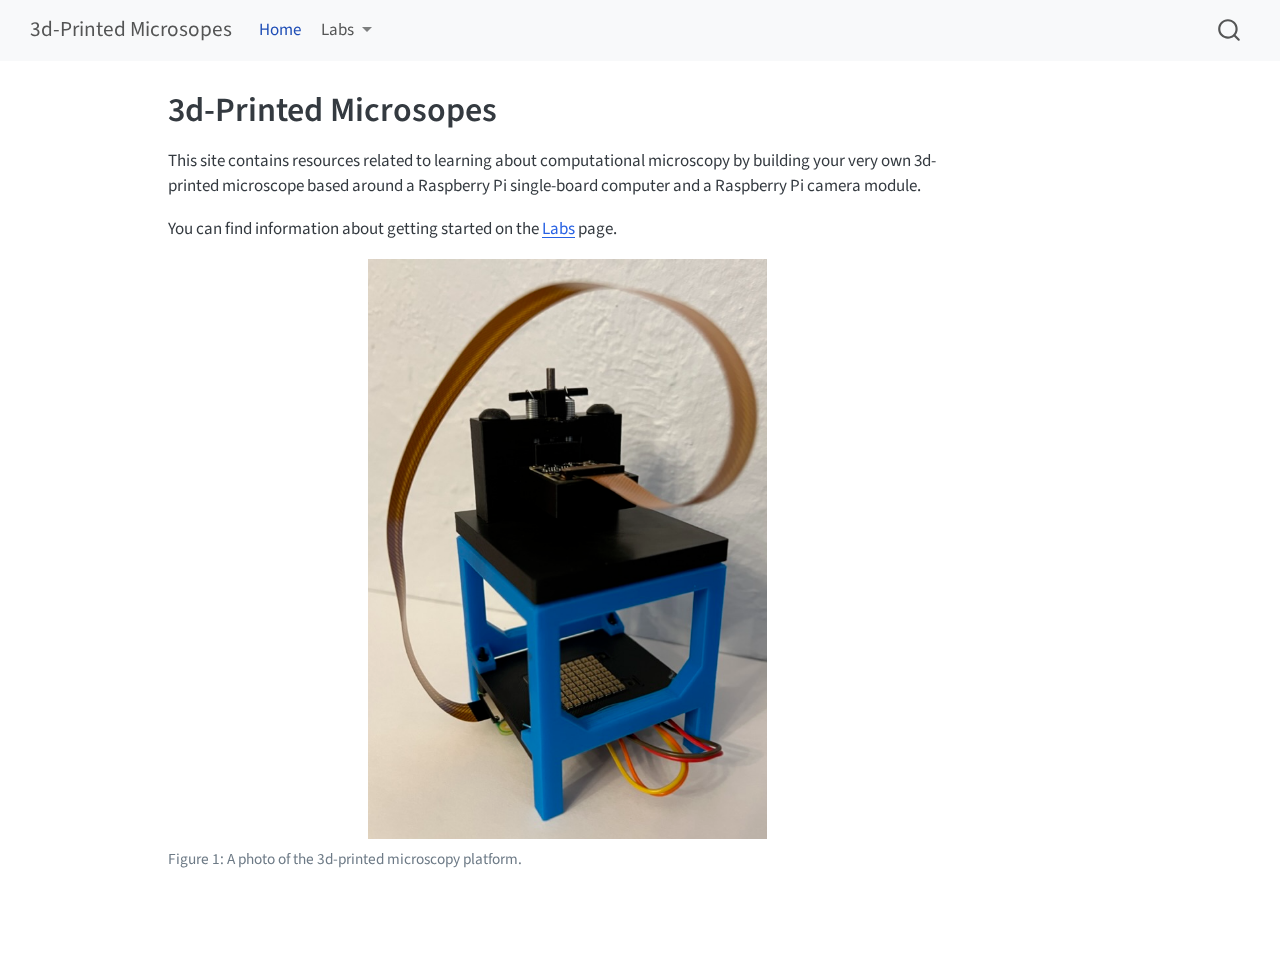
<file: index.html>
<!DOCTYPE html>
<html xmlns="http://www.w3.org/1999/xhtml" lang="en" xml:lang="en"><head>

<meta charset="utf-8">
<meta name="generator" content="quarto-1.5.17">

<meta name="viewport" content="width=device-width, initial-scale=1.0, user-scalable=yes">


<title>3d-Printed Microsopes</title>
<style>
code{white-space: pre-wrap;}
span.smallcaps{font-variant: small-caps;}
div.columns{display: flex; gap: min(4vw, 1.5em);}
div.column{flex: auto; overflow-x: auto;}
div.hanging-indent{margin-left: 1.5em; text-indent: -1.5em;}
ul.task-list{list-style: none;}
ul.task-list li input[type="checkbox"] {
  width: 0.8em;
  margin: 0 0.8em 0.2em -1em; /* quarto-specific, see https://github.com/quarto-dev/quarto-cli/issues/4556 */ 
  vertical-align: middle;
}
</style>


<script src="site_libs/quarto-nav/quarto-nav.js"></script>
<script src="site_libs/quarto-nav/headroom.min.js"></script>
<script src="site_libs/clipboard/clipboard.min.js"></script>
<script src="site_libs/quarto-search/autocomplete.umd.js"></script>
<script src="site_libs/quarto-search/fuse.min.js"></script>
<script src="site_libs/quarto-search/quarto-search.js"></script>
<meta name="quarto:offset" content="./">
<script src="site_libs/quarto-html/quarto.js"></script>
<script src="site_libs/quarto-html/popper.min.js"></script>
<script src="site_libs/quarto-html/tippy.umd.min.js"></script>
<script src="site_libs/quarto-html/anchor.min.js"></script>
<link href="site_libs/quarto-html/tippy.css" rel="stylesheet">
<link href="site_libs/quarto-html/quarto-syntax-highlighting.css" rel="stylesheet" id="quarto-text-highlighting-styles">
<script src="site_libs/bootstrap/bootstrap.min.js"></script>
<link href="site_libs/bootstrap/bootstrap-icons.css" rel="stylesheet">
<link href="site_libs/bootstrap/bootstrap.min.css" rel="stylesheet" id="quarto-bootstrap" data-mode="light">
<script id="quarto-search-options" type="application/json">{
  "location": "navbar",
  "copy-button": false,
  "collapse-after": 3,
  "panel-placement": "end",
  "type": "overlay",
  "limit": 50,
  "keyboard-shortcut": [
    "f",
    "/",
    "s"
  ],
  "show-item-context": false,
  "language": {
    "search-no-results-text": "No results",
    "search-matching-documents-text": "matching documents",
    "search-copy-link-title": "Copy link to search",
    "search-hide-matches-text": "Hide additional matches",
    "search-more-match-text": "more match in this document",
    "search-more-matches-text": "more matches in this document",
    "search-clear-button-title": "Clear",
    "search-text-placeholder": "",
    "search-detached-cancel-button-title": "Cancel",
    "search-submit-button-title": "Submit",
    "search-label": "Search"
  }
}</script>


<link rel="stylesheet" href="styles.css">
</head>

<body class="nav-fixed">

<div id="quarto-search-results"></div>
  <header id="quarto-header" class="headroom fixed-top">
    <nav class="navbar navbar-expand-lg " data-bs-theme="dark">
      <div class="navbar-container container-fluid">
      <div class="navbar-brand-container mx-auto">
    <a class="navbar-brand" href="./index.html">
    <span class="navbar-title">3d-Printed Microsopes</span>
    </a>
  </div>
            <div id="quarto-search" class="" title="Search"></div>
          <button class="navbar-toggler" type="button" data-bs-toggle="collapse" data-bs-target="#navbarCollapse" aria-controls="navbarCollapse" aria-expanded="false" aria-label="Toggle navigation" onclick="if (window.quartoToggleHeadroom) { window.quartoToggleHeadroom(); }">
  <span class="navbar-toggler-icon"></span>
</button>
          <div class="collapse navbar-collapse" id="navbarCollapse">
            <ul class="navbar-nav navbar-nav-scroll me-auto">
  <li class="nav-item">
    <a class="nav-link active" href="./index.html" aria-current="page"> 
<span class="menu-text">Home</span></a>
  </li>  
  <li class="nav-item dropdown ">
    <a class="nav-link dropdown-toggle" href="#" id="nav-menu-labs" role="button" data-bs-toggle="dropdown" aria-expanded="false">
 <span class="menu-text">Labs</span>
    </a>
    <ul class="dropdown-menu" aria-labelledby="nav-menu-labs">    
        <li>
    <a class="dropdown-item" href="./labs/">
 <span class="dropdown-text">Labs Overview</span></a>
  </li>  
        <li>
    <a class="dropdown-item" href="./labs/lab1/">
 <span class="dropdown-text">Lab 1: Hello World</span></a>
  </li>  
        <li>
    <a class="dropdown-item" href="./labs/lab2/">
 <span class="dropdown-text">Lab 2: Intro to Ray Tracing</span></a>
  </li>  
        <li>
    <a class="dropdown-item" href="./labs/lab3/">
 <span class="dropdown-text">Lab 3: 3d-printed Microscope</span></a>
  </li>  
    </ul>
  </li>
</ul>
          </div> <!-- /navcollapse -->
          <div class="quarto-navbar-tools">
</div>
      </div> <!-- /container-fluid -->
    </nav>
</header>
<!-- content -->
<div id="quarto-content" class="quarto-container page-columns page-rows-contents page-layout-article page-navbar">
<!-- sidebar -->
<!-- margin-sidebar -->
    <div id="quarto-margin-sidebar" class="sidebar margin-sidebar zindex-bottom">
        
    </div>
<!-- main -->
<main class="content" id="quarto-document-content">

<header id="title-block-header" class="quarto-title-block default">
<div class="quarto-title">
<h1 class="title">3d-Printed Microsopes</h1>
</div>



<div class="quarto-title-meta">

    
  
    
  </div>
  


</header>


<p>This site contains resources related to learning about computational microscopy by building your very own 3d-printed microscope based around a Raspberry Pi single-board computer and a Raspberry Pi camera module.</p>
<p>You can find information about getting started on the <a href="./labs/">Labs</a> page.</p>
<div id="fig-3d-printed-microscope" class="quarto-figure quarto-figure-center quarto-float anchored">
<figure class="quarto-float quarto-float-fig figure">
<div aria-describedby="fig-3d-printed-microscope-caption-0ceaefa1-69ba-4598-a22c-09a6ac19f8ca">
<img src="images/3d-printed-microscope.png" class="img-fluid figure-img" style="width:50.0%">
</div>
<figcaption class="quarto-float-caption-bottom quarto-float-caption quarto-float-fig" id="fig-3d-printed-microscope-caption-0ceaefa1-69ba-4598-a22c-09a6ac19f8ca">
Figure&nbsp;1: A photo of the 3d-printed microscopy platform.
</figcaption>
</figure>
</div>



</main> <!-- /main -->
<script id="quarto-html-after-body" type="application/javascript">
window.document.addEventListener("DOMContentLoaded", function (event) {
  const toggleBodyColorMode = (bsSheetEl) => {
    const mode = bsSheetEl.getAttribute("data-mode");
    const bodyEl = window.document.querySelector("body");
    if (mode === "dark") {
      bodyEl.classList.add("quarto-dark");
      bodyEl.classList.remove("quarto-light");
    } else {
      bodyEl.classList.add("quarto-light");
      bodyEl.classList.remove("quarto-dark");
    }
  }
  const toggleBodyColorPrimary = () => {
    const bsSheetEl = window.document.querySelector("link#quarto-bootstrap");
    if (bsSheetEl) {
      toggleBodyColorMode(bsSheetEl);
    }
  }
  toggleBodyColorPrimary();  
  const icon = "";
  const anchorJS = new window.AnchorJS();
  anchorJS.options = {
    placement: 'right',
    icon: icon
  };
  anchorJS.add('.anchored');
  const isCodeAnnotation = (el) => {
    for (const clz of el.classList) {
      if (clz.startsWith('code-annotation-')) {                     
        return true;
      }
    }
    return false;
  }
  const clipboard = new window.ClipboardJS('.code-copy-button', {
    text: function(trigger) {
      const codeEl = trigger.previousElementSibling.cloneNode(true);
      for (const childEl of codeEl.children) {
        if (isCodeAnnotation(childEl)) {
          childEl.remove();
        }
      }
      return codeEl.innerText;
    }
  });
  clipboard.on('success', function(e) {
    // button target
    const button = e.trigger;
    // don't keep focus
    button.blur();
    // flash "checked"
    button.classList.add('code-copy-button-checked');
    var currentTitle = button.getAttribute("title");
    button.setAttribute("title", "Copied!");
    let tooltip;
    if (window.bootstrap) {
      button.setAttribute("data-bs-toggle", "tooltip");
      button.setAttribute("data-bs-placement", "left");
      button.setAttribute("data-bs-title", "Copied!");
      tooltip = new bootstrap.Tooltip(button, 
        { trigger: "manual", 
          customClass: "code-copy-button-tooltip",
          offset: [0, -8]});
      tooltip.show();    
    }
    setTimeout(function() {
      if (tooltip) {
        tooltip.hide();
        button.removeAttribute("data-bs-title");
        button.removeAttribute("data-bs-toggle");
        button.removeAttribute("data-bs-placement");
      }
      button.setAttribute("title", currentTitle);
      button.classList.remove('code-copy-button-checked');
    }, 1000);
    // clear code selection
    e.clearSelection();
  });
  function tippyHover(el, contentFn, onTriggerFn, onUntriggerFn) {
    const config = {
      allowHTML: true,
      maxWidth: 500,
      delay: 100,
      arrow: false,
      appendTo: function(el) {
          return el.parentElement;
      },
      interactive: true,
      interactiveBorder: 10,
      theme: 'quarto',
      placement: 'bottom-start',
    };
    if (contentFn) {
      config.content = contentFn;
    }
    if (onTriggerFn) {
      config.onTrigger = onTriggerFn;
    }
    if (onUntriggerFn) {
      config.onUntrigger = onUntriggerFn;
    }
    window.tippy(el, config); 
  }
  const noterefs = window.document.querySelectorAll('a[role="doc-noteref"]');
  for (var i=0; i<noterefs.length; i++) {
    const ref = noterefs[i];
    tippyHover(ref, function() {
      // use id or data attribute instead here
      let href = ref.getAttribute('data-footnote-href') || ref.getAttribute('href');
      try { href = new URL(href).hash; } catch {}
      const id = href.replace(/^#\/?/, "");
      const note = window.document.getElementById(id);
      return note.innerHTML;
    });
  }
  const xrefs = window.document.querySelectorAll('a.quarto-xref');
  const processXRef = (id, note) => {
    // Strip column container classes
    const stripColumnClz = (el) => {
      el.classList.remove("page-full", "page-columns");
      if (el.children) {
        for (const child of el.children) {
          stripColumnClz(child);
        }
      }
    }
    stripColumnClz(note)
    if (id === null || id.startsWith('sec-')) {
      // Special case sections, only their first couple elements
      const container = document.createElement("div");
      if (note.children && note.children.length > 2) {
        container.appendChild(note.children[0].cloneNode(true));
        for (let i = 1; i < note.children.length; i++) {
          const child = note.children[i];
          if (child.tagName === "P" && child.innerText === "") {
            continue;
          } else {
            container.appendChild(child.cloneNode(true));
            break;
          }
        }
        if (window.Quarto?.typesetMath) {
          window.Quarto.typesetMath(container);
        }
        return container.innerHTML
      } else {
        if (window.Quarto?.typesetMath) {
          window.Quarto.typesetMath(note);
        }
        return note.innerHTML;
      }
    } else {
      // Remove any anchor links if they are present
      const anchorLink = note.querySelector('a.anchorjs-link');
      if (anchorLink) {
        anchorLink.remove();
      }
      if (window.Quarto?.typesetMath) {
        window.Quarto.typesetMath(note);
      }
      // TODO in 1.5, we should make sure this works without a callout special case
      if (note.classList.contains("callout")) {
        return note.outerHTML;
      } else {
        return note.innerHTML;
      }
    }
  }
  for (var i=0; i<xrefs.length; i++) {
    const xref = xrefs[i];
    tippyHover(xref, undefined, function(instance) {
      instance.disable();
      let url = xref.getAttribute('href');
      let hash = undefined; 
      if (url.startsWith('#')) {
        hash = url;
      } else {
        try { hash = new URL(url).hash; } catch {}
      }
      if (hash) {
        const id = hash.replace(/^#\/?/, "");
        const note = window.document.getElementById(id);
        if (note !== null) {
          try {
            const html = processXRef(id, note.cloneNode(true));
            instance.setContent(html);
          } finally {
            instance.enable();
            instance.show();
          }
        } else {
          // See if we can fetch this
          fetch(url.split('#')[0])
          .then(res => res.text())
          .then(html => {
            const parser = new DOMParser();
            const htmlDoc = parser.parseFromString(html, "text/html");
            const note = htmlDoc.getElementById(id);
            if (note !== null) {
              const html = processXRef(id, note);
              instance.setContent(html);
            } 
          }).finally(() => {
            instance.enable();
            instance.show();
          });
        }
      } else {
        // See if we can fetch a full url (with no hash to target)
        // This is a special case and we should probably do some content thinning / targeting
        fetch(url)
        .then(res => res.text())
        .then(html => {
          const parser = new DOMParser();
          const htmlDoc = parser.parseFromString(html, "text/html");
          const note = htmlDoc.querySelector('main.content');
          if (note !== null) {
            // This should only happen for chapter cross references
            // (since there is no id in the URL)
            // remove the first header
            if (note.children.length > 0 && note.children[0].tagName === "HEADER") {
              note.children[0].remove();
            }
            const html = processXRef(null, note);
            instance.setContent(html);
          } 
        }).finally(() => {
          instance.enable();
          instance.show();
        });
      }
    }, function(instance) {
    });
  }
      let selectedAnnoteEl;
      const selectorForAnnotation = ( cell, annotation) => {
        let cellAttr = 'data-code-cell="' + cell + '"';
        let lineAttr = 'data-code-annotation="' +  annotation + '"';
        const selector = 'span[' + cellAttr + '][' + lineAttr + ']';
        return selector;
      }
      const selectCodeLines = (annoteEl) => {
        const doc = window.document;
        const targetCell = annoteEl.getAttribute("data-target-cell");
        const targetAnnotation = annoteEl.getAttribute("data-target-annotation");
        const annoteSpan = window.document.querySelector(selectorForAnnotation(targetCell, targetAnnotation));
        const lines = annoteSpan.getAttribute("data-code-lines").split(",");
        const lineIds = lines.map((line) => {
          return targetCell + "-" + line;
        })
        let top = null;
        let height = null;
        let parent = null;
        if (lineIds.length > 0) {
            //compute the position of the single el (top and bottom and make a div)
            const el = window.document.getElementById(lineIds[0]);
            top = el.offsetTop;
            height = el.offsetHeight;
            parent = el.parentElement.parentElement;
          if (lineIds.length > 1) {
            const lastEl = window.document.getElementById(lineIds[lineIds.length - 1]);
            const bottom = lastEl.offsetTop + lastEl.offsetHeight;
            height = bottom - top;
          }
          if (top !== null && height !== null && parent !== null) {
            // cook up a div (if necessary) and position it 
            let div = window.document.getElementById("code-annotation-line-highlight");
            if (div === null) {
              div = window.document.createElement("div");
              div.setAttribute("id", "code-annotation-line-highlight");
              div.style.position = 'absolute';
              parent.appendChild(div);
            }
            div.style.top = top - 2 + "px";
            div.style.height = height + 4 + "px";
            div.style.left = 0;
            let gutterDiv = window.document.getElementById("code-annotation-line-highlight-gutter");
            if (gutterDiv === null) {
              gutterDiv = window.document.createElement("div");
              gutterDiv.setAttribute("id", "code-annotation-line-highlight-gutter");
              gutterDiv.style.position = 'absolute';
              const codeCell = window.document.getElementById(targetCell);
              const gutter = codeCell.querySelector('.code-annotation-gutter');
              gutter.appendChild(gutterDiv);
            }
            gutterDiv.style.top = top - 2 + "px";
            gutterDiv.style.height = height + 4 + "px";
          }
          selectedAnnoteEl = annoteEl;
        }
      };
      const unselectCodeLines = () => {
        const elementsIds = ["code-annotation-line-highlight", "code-annotation-line-highlight-gutter"];
        elementsIds.forEach((elId) => {
          const div = window.document.getElementById(elId);
          if (div) {
            div.remove();
          }
        });
        selectedAnnoteEl = undefined;
      };
        // Handle positioning of the toggle
    window.addEventListener(
      "resize",
      throttle(() => {
        elRect = undefined;
        if (selectedAnnoteEl) {
          selectCodeLines(selectedAnnoteEl);
        }
      }, 10)
    );
    function throttle(fn, ms) {
    let throttle = false;
    let timer;
      return (...args) => {
        if(!throttle) { // first call gets through
            fn.apply(this, args);
            throttle = true;
        } else { // all the others get throttled
            if(timer) clearTimeout(timer); // cancel #2
            timer = setTimeout(() => {
              fn.apply(this, args);
              timer = throttle = false;
            }, ms);
        }
      };
    }
      // Attach click handler to the DT
      const annoteDls = window.document.querySelectorAll('dt[data-target-cell]');
      for (const annoteDlNode of annoteDls) {
        annoteDlNode.addEventListener('click', (event) => {
          const clickedEl = event.target;
          if (clickedEl !== selectedAnnoteEl) {
            unselectCodeLines();
            const activeEl = window.document.querySelector('dt[data-target-cell].code-annotation-active');
            if (activeEl) {
              activeEl.classList.remove('code-annotation-active');
            }
            selectCodeLines(clickedEl);
            clickedEl.classList.add('code-annotation-active');
          } else {
            // Unselect the line
            unselectCodeLines();
            clickedEl.classList.remove('code-annotation-active');
          }
        });
      }
  const findCites = (el) => {
    const parentEl = el.parentElement;
    if (parentEl) {
      const cites = parentEl.dataset.cites;
      if (cites) {
        return {
          el,
          cites: cites.split(' ')
        };
      } else {
        return findCites(el.parentElement)
      }
    } else {
      return undefined;
    }
  };
  var bibliorefs = window.document.querySelectorAll('a[role="doc-biblioref"]');
  for (var i=0; i<bibliorefs.length; i++) {
    const ref = bibliorefs[i];
    const citeInfo = findCites(ref);
    if (citeInfo) {
      tippyHover(citeInfo.el, function() {
        var popup = window.document.createElement('div');
        citeInfo.cites.forEach(function(cite) {
          var citeDiv = window.document.createElement('div');
          citeDiv.classList.add('hanging-indent');
          citeDiv.classList.add('csl-entry');
          var biblioDiv = window.document.getElementById('ref-' + cite);
          if (biblioDiv) {
            citeDiv.innerHTML = biblioDiv.innerHTML;
          }
          popup.appendChild(citeDiv);
        });
        return popup.innerHTML;
      });
    }
  }
});
</script>
</div> <!-- /content -->




</body></html>
</file>
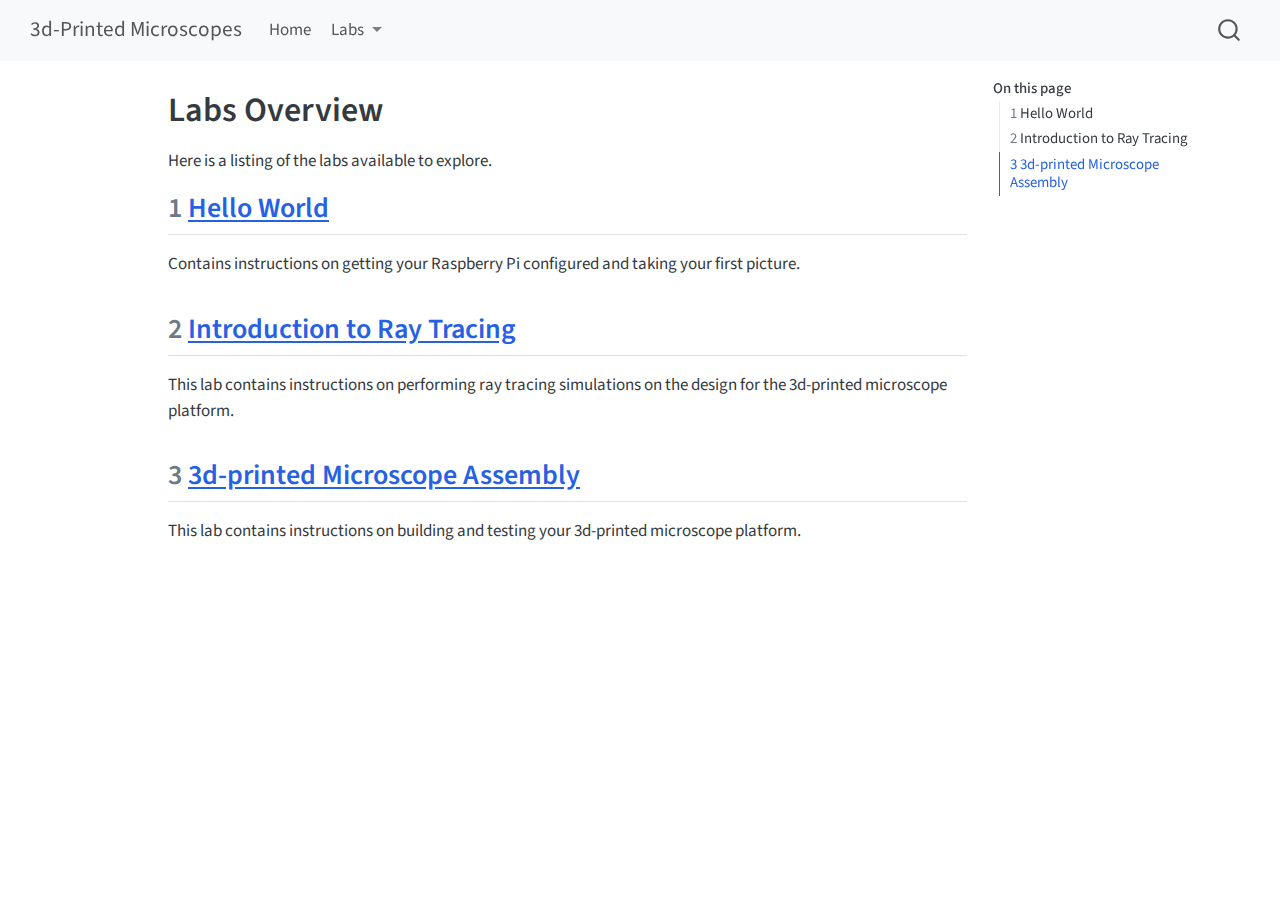
<file: labs/index.html>
<!DOCTYPE html>
<html xmlns="http://www.w3.org/1999/xhtml" lang="en" xml:lang="en"><head>

<meta charset="utf-8">
<meta name="generator" content="quarto-1.5.17">

<meta name="viewport" content="width=device-width, initial-scale=1.0, user-scalable=yes">


<title>3d-Printed Microscopes – Labs Overview</title>
<style>
code{white-space: pre-wrap;}
span.smallcaps{font-variant: small-caps;}
div.columns{display: flex; gap: min(4vw, 1.5em);}
div.column{flex: auto; overflow-x: auto;}
div.hanging-indent{margin-left: 1.5em; text-indent: -1.5em;}
ul.task-list{list-style: none;}
ul.task-list li input[type="checkbox"] {
  width: 0.8em;
  margin: 0 0.8em 0.2em -1em; /* quarto-specific, see https://github.com/quarto-dev/quarto-cli/issues/4556 */ 
  vertical-align: middle;
}
</style>


<script src="../site_libs/quarto-nav/quarto-nav.js"></script>
<script src="../site_libs/quarto-nav/headroom.min.js"></script>
<script src="../site_libs/clipboard/clipboard.min.js"></script>
<script src="../site_libs/quarto-search/autocomplete.umd.js"></script>
<script src="../site_libs/quarto-search/fuse.min.js"></script>
<script src="../site_libs/quarto-search/quarto-search.js"></script>
<meta name="quarto:offset" content="../">
<script src="../site_libs/quarto-html/quarto.js"></script>
<script src="../site_libs/quarto-html/popper.min.js"></script>
<script src="../site_libs/quarto-html/tippy.umd.min.js"></script>
<script src="../site_libs/quarto-html/anchor.min.js"></script>
<link href="../site_libs/quarto-html/tippy.css" rel="stylesheet">
<link href="../site_libs/quarto-html/quarto-syntax-highlighting.css" rel="stylesheet" id="quarto-text-highlighting-styles">
<script src="../site_libs/bootstrap/bootstrap.min.js"></script>
<link href="../site_libs/bootstrap/bootstrap-icons.css" rel="stylesheet">
<link href="../site_libs/bootstrap/bootstrap.min.css" rel="stylesheet" id="quarto-bootstrap" data-mode="light">
<script id="quarto-search-options" type="application/json">{
  "location": "navbar",
  "copy-button": false,
  "collapse-after": 3,
  "panel-placement": "end",
  "type": "overlay",
  "limit": 50,
  "keyboard-shortcut": [
    "f",
    "/",
    "s"
  ],
  "show-item-context": false,
  "language": {
    "search-no-results-text": "No results",
    "search-matching-documents-text": "matching documents",
    "search-copy-link-title": "Copy link to search",
    "search-hide-matches-text": "Hide additional matches",
    "search-more-match-text": "more match in this document",
    "search-more-matches-text": "more matches in this document",
    "search-clear-button-title": "Clear",
    "search-text-placeholder": "",
    "search-detached-cancel-button-title": "Cancel",
    "search-submit-button-title": "Submit",
    "search-label": "Search"
  }
}</script>


<link rel="stylesheet" href="../styles.css">
</head>

<body class="nav-fixed">

<div id="quarto-search-results"></div>
  <header id="quarto-header" class="headroom fixed-top">
    <nav class="navbar navbar-expand-lg " data-bs-theme="dark">
      <div class="navbar-container container-fluid">
      <div class="navbar-brand-container mx-auto">
    <a class="navbar-brand" href="../index.html">
    <span class="navbar-title">3d-Printed Microscopes</span>
    </a>
  </div>
            <div id="quarto-search" class="" title="Search"></div>
          <button class="navbar-toggler" type="button" data-bs-toggle="collapse" data-bs-target="#navbarCollapse" aria-controls="navbarCollapse" aria-expanded="false" aria-label="Toggle navigation" onclick="if (window.quartoToggleHeadroom) { window.quartoToggleHeadroom(); }">
  <span class="navbar-toggler-icon"></span>
</button>
          <div class="collapse navbar-collapse" id="navbarCollapse">
            <ul class="navbar-nav navbar-nav-scroll me-auto">
  <li class="nav-item">
    <a class="nav-link" href="../index.html"> 
<span class="menu-text">Home</span></a>
  </li>  
  <li class="nav-item dropdown ">
    <a class="nav-link dropdown-toggle" href="#" id="nav-menu-labs" role="button" data-bs-toggle="dropdown" aria-expanded="false">
 <span class="menu-text">Labs</span>
    </a>
    <ul class="dropdown-menu" aria-labelledby="nav-menu-labs">    
        <li>
    <a class="dropdown-item" href="../labs/">
 <span class="dropdown-text">Labs Overview</span></a>
  </li>  
        <li>
    <a class="dropdown-item" href="../labs/lab1/">
 <span class="dropdown-text">Lab 1: Hello World</span></a>
  </li>  
        <li>
    <a class="dropdown-item" href="../labs/lab2/">
 <span class="dropdown-text">Lab 2: Intro to Ray Tracing</span></a>
  </li>  
        <li>
    <a class="dropdown-item" href="../labs/lab3/">
 <span class="dropdown-text">Lab 3: 3d-printed Microscope</span></a>
  </li>  
    </ul>
  </li>
</ul>
          </div> <!-- /navcollapse -->
          <div class="quarto-navbar-tools">
</div>
      </div> <!-- /container-fluid -->
    </nav>
</header>
<!-- content -->
<div id="quarto-content" class="quarto-container page-columns page-rows-contents page-layout-article page-navbar">
<!-- sidebar -->
<!-- margin-sidebar -->
    <div id="quarto-margin-sidebar" class="sidebar margin-sidebar">
        <nav id="TOC" role="doc-toc" class="toc-active">
    <h2 id="toc-title">On this page</h2>
   
  <ul>
  <li><a href="#hello-world" id="toc-hello-world" class="nav-link active" data-scroll-target="#hello-world"><span class="header-section-number">1</span> Hello World</a></li>
  <li><a href="#introduction-to-ray-tracing" id="toc-introduction-to-ray-tracing" class="nav-link" data-scroll-target="#introduction-to-ray-tracing"><span class="header-section-number">2</span> Introduction to Ray Tracing</a></li>
  <li><a href="#d-printed-microscope-assembly" id="toc-d-printed-microscope-assembly" class="nav-link" data-scroll-target="#d-printed-microscope-assembly"><span class="header-section-number">3</span> 3d-printed Microscope Assembly</a></li>
  </ul>
</nav>
    </div>
<!-- main -->
<main class="content" id="quarto-document-content">

<header id="title-block-header" class="quarto-title-block default">
<div class="quarto-title">
<h1 class="title">Labs Overview</h1>
</div>



<div class="quarto-title-meta">

    
  
    
  </div>
  


</header>


<p>Here is a listing of the labs available to explore.</p>
<section id="hello-world" class="level2" data-number="1">
<h2 data-number="1" class="anchored" data-anchor-id="hello-world"><span class="header-section-number">1</span> <a href="./lab1/">Hello World</a></h2>
<p>Contains instructions on getting your Raspberry Pi configured and taking your first picture.</p>
</section>
<section id="introduction-to-ray-tracing" class="level2" data-number="2">
<h2 data-number="2" class="anchored" data-anchor-id="introduction-to-ray-tracing"><span class="header-section-number">2</span> <a href="./lab2/">Introduction to Ray Tracing</a></h2>
<p>This lab contains instructions on performing ray tracing simulations on the design for the 3d-printed microscope platform.</p>
</section>
<section id="d-printed-microscope-assembly" class="level2" data-number="3">
<h2 data-number="3" class="anchored" data-anchor-id="d-printed-microscope-assembly"><span class="header-section-number">3</span> <a href="./lab3/">3d-printed Microscope Assembly</a></h2>
<p>This lab contains instructions on building and testing your 3d-printed microscope platform.</p>


</section>

</main> <!-- /main -->
<script id="quarto-html-after-body" type="application/javascript">
window.document.addEventListener("DOMContentLoaded", function (event) {
  const toggleBodyColorMode = (bsSheetEl) => {
    const mode = bsSheetEl.getAttribute("data-mode");
    const bodyEl = window.document.querySelector("body");
    if (mode === "dark") {
      bodyEl.classList.add("quarto-dark");
      bodyEl.classList.remove("quarto-light");
    } else {
      bodyEl.classList.add("quarto-light");
      bodyEl.classList.remove("quarto-dark");
    }
  }
  const toggleBodyColorPrimary = () => {
    const bsSheetEl = window.document.querySelector("link#quarto-bootstrap");
    if (bsSheetEl) {
      toggleBodyColorMode(bsSheetEl);
    }
  }
  toggleBodyColorPrimary();  
  const icon = "";
  const anchorJS = new window.AnchorJS();
  anchorJS.options = {
    placement: 'right',
    icon: icon
  };
  anchorJS.add('.anchored');
  const isCodeAnnotation = (el) => {
    for (const clz of el.classList) {
      if (clz.startsWith('code-annotation-')) {                     
        return true;
      }
    }
    return false;
  }
  const clipboard = new window.ClipboardJS('.code-copy-button', {
    text: function(trigger) {
      const codeEl = trigger.previousElementSibling.cloneNode(true);
      for (const childEl of codeEl.children) {
        if (isCodeAnnotation(childEl)) {
          childEl.remove();
        }
      }
      return codeEl.innerText;
    }
  });
  clipboard.on('success', function(e) {
    // button target
    const button = e.trigger;
    // don't keep focus
    button.blur();
    // flash "checked"
    button.classList.add('code-copy-button-checked');
    var currentTitle = button.getAttribute("title");
    button.setAttribute("title", "Copied!");
    let tooltip;
    if (window.bootstrap) {
      button.setAttribute("data-bs-toggle", "tooltip");
      button.setAttribute("data-bs-placement", "left");
      button.setAttribute("data-bs-title", "Copied!");
      tooltip = new bootstrap.Tooltip(button, 
        { trigger: "manual", 
          customClass: "code-copy-button-tooltip",
          offset: [0, -8]});
      tooltip.show();    
    }
    setTimeout(function() {
      if (tooltip) {
        tooltip.hide();
        button.removeAttribute("data-bs-title");
        button.removeAttribute("data-bs-toggle");
        button.removeAttribute("data-bs-placement");
      }
      button.setAttribute("title", currentTitle);
      button.classList.remove('code-copy-button-checked');
    }, 1000);
    // clear code selection
    e.clearSelection();
  });
  function tippyHover(el, contentFn, onTriggerFn, onUntriggerFn) {
    const config = {
      allowHTML: true,
      maxWidth: 500,
      delay: 100,
      arrow: false,
      appendTo: function(el) {
          return el.parentElement;
      },
      interactive: true,
      interactiveBorder: 10,
      theme: 'quarto',
      placement: 'bottom-start',
    };
    if (contentFn) {
      config.content = contentFn;
    }
    if (onTriggerFn) {
      config.onTrigger = onTriggerFn;
    }
    if (onUntriggerFn) {
      config.onUntrigger = onUntriggerFn;
    }
    window.tippy(el, config); 
  }
  const noterefs = window.document.querySelectorAll('a[role="doc-noteref"]');
  for (var i=0; i<noterefs.length; i++) {
    const ref = noterefs[i];
    tippyHover(ref, function() {
      // use id or data attribute instead here
      let href = ref.getAttribute('data-footnote-href') || ref.getAttribute('href');
      try { href = new URL(href).hash; } catch {}
      const id = href.replace(/^#\/?/, "");
      const note = window.document.getElementById(id);
      return note.innerHTML;
    });
  }
  const xrefs = window.document.querySelectorAll('a.quarto-xref');
  const processXRef = (id, note) => {
    // Strip column container classes
    const stripColumnClz = (el) => {
      el.classList.remove("page-full", "page-columns");
      if (el.children) {
        for (const child of el.children) {
          stripColumnClz(child);
        }
      }
    }
    stripColumnClz(note)
    if (id === null || id.startsWith('sec-')) {
      // Special case sections, only their first couple elements
      const container = document.createElement("div");
      if (note.children && note.children.length > 2) {
        container.appendChild(note.children[0].cloneNode(true));
        for (let i = 1; i < note.children.length; i++) {
          const child = note.children[i];
          if (child.tagName === "P" && child.innerText === "") {
            continue;
          } else {
            container.appendChild(child.cloneNode(true));
            break;
          }
        }
        if (window.Quarto?.typesetMath) {
          window.Quarto.typesetMath(container);
        }
        return container.innerHTML
      } else {
        if (window.Quarto?.typesetMath) {
          window.Quarto.typesetMath(note);
        }
        return note.innerHTML;
      }
    } else {
      // Remove any anchor links if they are present
      const anchorLink = note.querySelector('a.anchorjs-link');
      if (anchorLink) {
        anchorLink.remove();
      }
      if (window.Quarto?.typesetMath) {
        window.Quarto.typesetMath(note);
      }
      // TODO in 1.5, we should make sure this works without a callout special case
      if (note.classList.contains("callout")) {
        return note.outerHTML;
      } else {
        return note.innerHTML;
      }
    }
  }
  for (var i=0; i<xrefs.length; i++) {
    const xref = xrefs[i];
    tippyHover(xref, undefined, function(instance) {
      instance.disable();
      let url = xref.getAttribute('href');
      let hash = undefined; 
      if (url.startsWith('#')) {
        hash = url;
      } else {
        try { hash = new URL(url).hash; } catch {}
      }
      if (hash) {
        const id = hash.replace(/^#\/?/, "");
        const note = window.document.getElementById(id);
        if (note !== null) {
          try {
            const html = processXRef(id, note.cloneNode(true));
            instance.setContent(html);
          } finally {
            instance.enable();
            instance.show();
          }
        } else {
          // See if we can fetch this
          fetch(url.split('#')[0])
          .then(res => res.text())
          .then(html => {
            const parser = new DOMParser();
            const htmlDoc = parser.parseFromString(html, "text/html");
            const note = htmlDoc.getElementById(id);
            if (note !== null) {
              const html = processXRef(id, note);
              instance.setContent(html);
            } 
          }).finally(() => {
            instance.enable();
            instance.show();
          });
        }
      } else {
        // See if we can fetch a full url (with no hash to target)
        // This is a special case and we should probably do some content thinning / targeting
        fetch(url)
        .then(res => res.text())
        .then(html => {
          const parser = new DOMParser();
          const htmlDoc = parser.parseFromString(html, "text/html");
          const note = htmlDoc.querySelector('main.content');
          if (note !== null) {
            // This should only happen for chapter cross references
            // (since there is no id in the URL)
            // remove the first header
            if (note.children.length > 0 && note.children[0].tagName === "HEADER") {
              note.children[0].remove();
            }
            const html = processXRef(null, note);
            instance.setContent(html);
          } 
        }).finally(() => {
          instance.enable();
          instance.show();
        });
      }
    }, function(instance) {
    });
  }
      let selectedAnnoteEl;
      const selectorForAnnotation = ( cell, annotation) => {
        let cellAttr = 'data-code-cell="' + cell + '"';
        let lineAttr = 'data-code-annotation="' +  annotation + '"';
        const selector = 'span[' + cellAttr + '][' + lineAttr + ']';
        return selector;
      }
      const selectCodeLines = (annoteEl) => {
        const doc = window.document;
        const targetCell = annoteEl.getAttribute("data-target-cell");
        const targetAnnotation = annoteEl.getAttribute("data-target-annotation");
        const annoteSpan = window.document.querySelector(selectorForAnnotation(targetCell, targetAnnotation));
        const lines = annoteSpan.getAttribute("data-code-lines").split(",");
        const lineIds = lines.map((line) => {
          return targetCell + "-" + line;
        })
        let top = null;
        let height = null;
        let parent = null;
        if (lineIds.length > 0) {
            //compute the position of the single el (top and bottom and make a div)
            const el = window.document.getElementById(lineIds[0]);
            top = el.offsetTop;
            height = el.offsetHeight;
            parent = el.parentElement.parentElement;
          if (lineIds.length > 1) {
            const lastEl = window.document.getElementById(lineIds[lineIds.length - 1]);
            const bottom = lastEl.offsetTop + lastEl.offsetHeight;
            height = bottom - top;
          }
          if (top !== null && height !== null && parent !== null) {
            // cook up a div (if necessary) and position it 
            let div = window.document.getElementById("code-annotation-line-highlight");
            if (div === null) {
              div = window.document.createElement("div");
              div.setAttribute("id", "code-annotation-line-highlight");
              div.style.position = 'absolute';
              parent.appendChild(div);
            }
            div.style.top = top - 2 + "px";
            div.style.height = height + 4 + "px";
            div.style.left = 0;
            let gutterDiv = window.document.getElementById("code-annotation-line-highlight-gutter");
            if (gutterDiv === null) {
              gutterDiv = window.document.createElement("div");
              gutterDiv.setAttribute("id", "code-annotation-line-highlight-gutter");
              gutterDiv.style.position = 'absolute';
              const codeCell = window.document.getElementById(targetCell);
              const gutter = codeCell.querySelector('.code-annotation-gutter');
              gutter.appendChild(gutterDiv);
            }
            gutterDiv.style.top = top - 2 + "px";
            gutterDiv.style.height = height + 4 + "px";
          }
          selectedAnnoteEl = annoteEl;
        }
      };
      const unselectCodeLines = () => {
        const elementsIds = ["code-annotation-line-highlight", "code-annotation-line-highlight-gutter"];
        elementsIds.forEach((elId) => {
          const div = window.document.getElementById(elId);
          if (div) {
            div.remove();
          }
        });
        selectedAnnoteEl = undefined;
      };
        // Handle positioning of the toggle
    window.addEventListener(
      "resize",
      throttle(() => {
        elRect = undefined;
        if (selectedAnnoteEl) {
          selectCodeLines(selectedAnnoteEl);
        }
      }, 10)
    );
    function throttle(fn, ms) {
    let throttle = false;
    let timer;
      return (...args) => {
        if(!throttle) { // first call gets through
            fn.apply(this, args);
            throttle = true;
        } else { // all the others get throttled
            if(timer) clearTimeout(timer); // cancel #2
            timer = setTimeout(() => {
              fn.apply(this, args);
              timer = throttle = false;
            }, ms);
        }
      };
    }
      // Attach click handler to the DT
      const annoteDls = window.document.querySelectorAll('dt[data-target-cell]');
      for (const annoteDlNode of annoteDls) {
        annoteDlNode.addEventListener('click', (event) => {
          const clickedEl = event.target;
          if (clickedEl !== selectedAnnoteEl) {
            unselectCodeLines();
            const activeEl = window.document.querySelector('dt[data-target-cell].code-annotation-active');
            if (activeEl) {
              activeEl.classList.remove('code-annotation-active');
            }
            selectCodeLines(clickedEl);
            clickedEl.classList.add('code-annotation-active');
          } else {
            // Unselect the line
            unselectCodeLines();
            clickedEl.classList.remove('code-annotation-active');
          }
        });
      }
  const findCites = (el) => {
    const parentEl = el.parentElement;
    if (parentEl) {
      const cites = parentEl.dataset.cites;
      if (cites) {
        return {
          el,
          cites: cites.split(' ')
        };
      } else {
        return findCites(el.parentElement)
      }
    } else {
      return undefined;
    }
  };
  var bibliorefs = window.document.querySelectorAll('a[role="doc-biblioref"]');
  for (var i=0; i<bibliorefs.length; i++) {
    const ref = bibliorefs[i];
    const citeInfo = findCites(ref);
    if (citeInfo) {
      tippyHover(citeInfo.el, function() {
        var popup = window.document.createElement('div');
        citeInfo.cites.forEach(function(cite) {
          var citeDiv = window.document.createElement('div');
          citeDiv.classList.add('hanging-indent');
          citeDiv.classList.add('csl-entry');
          var biblioDiv = window.document.getElementById('ref-' + cite);
          if (biblioDiv) {
            citeDiv.innerHTML = biblioDiv.innerHTML;
          }
          popup.appendChild(citeDiv);
        });
        return popup.innerHTML;
      });
    }
  }
});
</script>
</div> <!-- /content -->




</body></html>
</file>
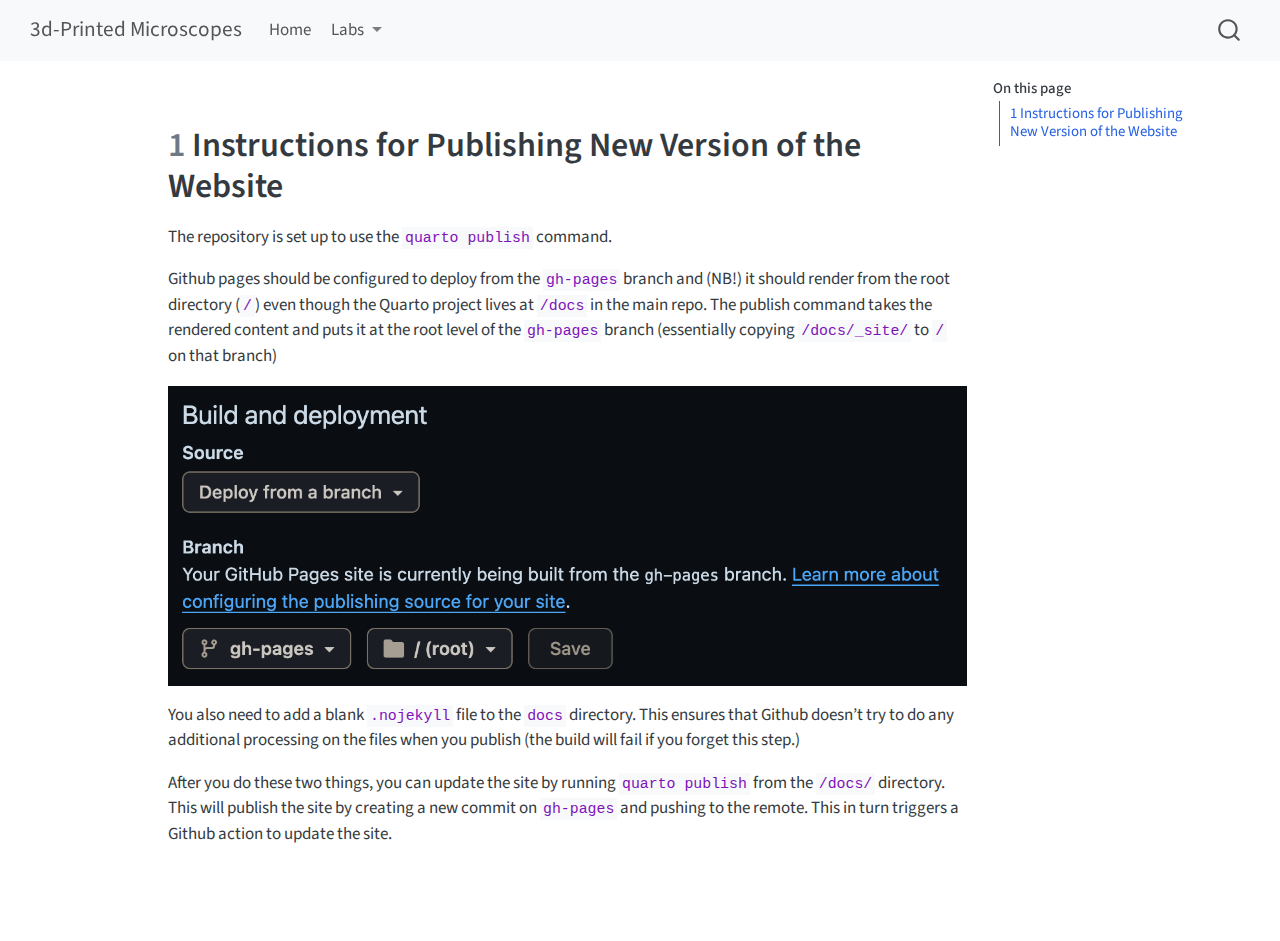
<file: quarto-publish-notes.html>
<!DOCTYPE html>
<html xmlns="http://www.w3.org/1999/xhtml" lang="en" xml:lang="en"><head>

<meta charset="utf-8">
<meta name="generator" content="quarto-1.5.17">

<meta name="viewport" content="width=device-width, initial-scale=1.0, user-scalable=yes">


<title>3d-Printed Microscopes – quarto-publish-notes</title>
<style>
code{white-space: pre-wrap;}
span.smallcaps{font-variant: small-caps;}
div.columns{display: flex; gap: min(4vw, 1.5em);}
div.column{flex: auto; overflow-x: auto;}
div.hanging-indent{margin-left: 1.5em; text-indent: -1.5em;}
ul.task-list{list-style: none;}
ul.task-list li input[type="checkbox"] {
  width: 0.8em;
  margin: 0 0.8em 0.2em -1em; /* quarto-specific, see https://github.com/quarto-dev/quarto-cli/issues/4556 */ 
  vertical-align: middle;
}
</style>


<script src="site_libs/quarto-nav/quarto-nav.js"></script>
<script src="site_libs/quarto-nav/headroom.min.js"></script>
<script src="site_libs/clipboard/clipboard.min.js"></script>
<script src="site_libs/quarto-search/autocomplete.umd.js"></script>
<script src="site_libs/quarto-search/fuse.min.js"></script>
<script src="site_libs/quarto-search/quarto-search.js"></script>
<meta name="quarto:offset" content="./">
<script src="site_libs/quarto-html/quarto.js"></script>
<script src="site_libs/quarto-html/popper.min.js"></script>
<script src="site_libs/quarto-html/tippy.umd.min.js"></script>
<script src="site_libs/quarto-html/anchor.min.js"></script>
<link href="site_libs/quarto-html/tippy.css" rel="stylesheet">
<link href="site_libs/quarto-html/quarto-syntax-highlighting.css" rel="stylesheet" id="quarto-text-highlighting-styles">
<script src="site_libs/bootstrap/bootstrap.min.js"></script>
<link href="site_libs/bootstrap/bootstrap-icons.css" rel="stylesheet">
<link href="site_libs/bootstrap/bootstrap.min.css" rel="stylesheet" id="quarto-bootstrap" data-mode="light">
<script id="quarto-search-options" type="application/json">{
  "location": "navbar",
  "copy-button": false,
  "collapse-after": 3,
  "panel-placement": "end",
  "type": "overlay",
  "limit": 50,
  "keyboard-shortcut": [
    "f",
    "/",
    "s"
  ],
  "show-item-context": false,
  "language": {
    "search-no-results-text": "No results",
    "search-matching-documents-text": "matching documents",
    "search-copy-link-title": "Copy link to search",
    "search-hide-matches-text": "Hide additional matches",
    "search-more-match-text": "more match in this document",
    "search-more-matches-text": "more matches in this document",
    "search-clear-button-title": "Clear",
    "search-text-placeholder": "",
    "search-detached-cancel-button-title": "Cancel",
    "search-submit-button-title": "Submit",
    "search-label": "Search"
  }
}</script>


<link rel="stylesheet" href="styles.css">
</head>

<body class="nav-fixed">

<div id="quarto-search-results"></div>
  <header id="quarto-header" class="headroom fixed-top">
    <nav class="navbar navbar-expand-lg " data-bs-theme="dark">
      <div class="navbar-container container-fluid">
      <div class="navbar-brand-container mx-auto">
    <a class="navbar-brand" href="./index.html">
    <span class="navbar-title">3d-Printed Microscopes</span>
    </a>
  </div>
            <div id="quarto-search" class="" title="Search"></div>
          <button class="navbar-toggler" type="button" data-bs-toggle="collapse" data-bs-target="#navbarCollapse" aria-controls="navbarCollapse" aria-expanded="false" aria-label="Toggle navigation" onclick="if (window.quartoToggleHeadroom) { window.quartoToggleHeadroom(); }">
  <span class="navbar-toggler-icon"></span>
</button>
          <div class="collapse navbar-collapse" id="navbarCollapse">
            <ul class="navbar-nav navbar-nav-scroll me-auto">
  <li class="nav-item">
    <a class="nav-link" href="./index.html"> 
<span class="menu-text">Home</span></a>
  </li>  
  <li class="nav-item dropdown ">
    <a class="nav-link dropdown-toggle" href="#" id="nav-menu-labs" role="button" data-bs-toggle="dropdown" aria-expanded="false">
 <span class="menu-text">Labs</span>
    </a>
    <ul class="dropdown-menu" aria-labelledby="nav-menu-labs">    
        <li>
    <a class="dropdown-item" href="./labs/">
 <span class="dropdown-text">Labs Overview</span></a>
  </li>  
        <li>
    <a class="dropdown-item" href="./labs/lab1/">
 <span class="dropdown-text">Lab 1: Hello World</span></a>
  </li>  
        <li>
    <a class="dropdown-item" href="./labs/lab2/">
 <span class="dropdown-text">Lab 2: Intro to Ray Tracing</span></a>
  </li>  
        <li>
    <a class="dropdown-item" href="./labs/lab3/">
 <span class="dropdown-text">Lab 3: 3d-printed Microscope</span></a>
  </li>  
    </ul>
  </li>
</ul>
          </div> <!-- /navcollapse -->
          <div class="quarto-navbar-tools">
</div>
      </div> <!-- /container-fluid -->
    </nav>
</header>
<!-- content -->
<div id="quarto-content" class="quarto-container page-columns page-rows-contents page-layout-article page-navbar">
<!-- sidebar -->
<!-- margin-sidebar -->
    <div id="quarto-margin-sidebar" class="sidebar margin-sidebar">
        <nav id="TOC" role="doc-toc" class="toc-active">
    <h2 id="toc-title">On this page</h2>
   
  <ul>
  <li><a href="#instructions-for-publishing-new-version-of-the-website" id="toc-instructions-for-publishing-new-version-of-the-website" class="nav-link active" data-scroll-target="#instructions-for-publishing-new-version-of-the-website"><span class="header-section-number">1</span> Instructions for Publishing New Version of the Website</a></li>
  </ul>
</nav>
    </div>
<!-- main -->
<main class="content" id="quarto-document-content">




<section id="instructions-for-publishing-new-version-of-the-website" class="level1" data-number="1">
<h1 data-number="1"><span class="header-section-number">1</span> Instructions for Publishing New Version of the Website</h1>
<p>The repository is set up to use the <code>quarto publish</code> command.</p>
<p>Github pages should be configured to deploy from the <code>gh-pages</code> branch and (NB!) it should render from the root directory (<code>/</code>) even though the Quarto project lives at <code>/docs</code> in the main repo. The publish command takes the rendered content and puts it at the root level of the <code>gh-pages</code> branch (essentially copying <code>/docs/_site/</code> to <code>/</code> on that branch)</p>
<p><img src="images/image.png" class="img-fluid"></p>
<p>You also need to add a blank <code>.nojekyll</code> file to the <code>docs</code> directory. This ensures that Github doesn’t try to do any additional processing on the files when you publish (the build will fail if you forget this step.)</p>
<p>After you do these two things, you can update the site by running <code>quarto publish</code> from the <code>/docs/</code> directory. This will publish the site by creating a new commit on <code>gh-pages</code> and pushing to the remote. This in turn triggers a Github action to update the site.</p>


</section>

</main> <!-- /main -->
<script id="quarto-html-after-body" type="application/javascript">
window.document.addEventListener("DOMContentLoaded", function (event) {
  const toggleBodyColorMode = (bsSheetEl) => {
    const mode = bsSheetEl.getAttribute("data-mode");
    const bodyEl = window.document.querySelector("body");
    if (mode === "dark") {
      bodyEl.classList.add("quarto-dark");
      bodyEl.classList.remove("quarto-light");
    } else {
      bodyEl.classList.add("quarto-light");
      bodyEl.classList.remove("quarto-dark");
    }
  }
  const toggleBodyColorPrimary = () => {
    const bsSheetEl = window.document.querySelector("link#quarto-bootstrap");
    if (bsSheetEl) {
      toggleBodyColorMode(bsSheetEl);
    }
  }
  toggleBodyColorPrimary();  
  const icon = "";
  const anchorJS = new window.AnchorJS();
  anchorJS.options = {
    placement: 'right',
    icon: icon
  };
  anchorJS.add('.anchored');
  const isCodeAnnotation = (el) => {
    for (const clz of el.classList) {
      if (clz.startsWith('code-annotation-')) {                     
        return true;
      }
    }
    return false;
  }
  const clipboard = new window.ClipboardJS('.code-copy-button', {
    text: function(trigger) {
      const codeEl = trigger.previousElementSibling.cloneNode(true);
      for (const childEl of codeEl.children) {
        if (isCodeAnnotation(childEl)) {
          childEl.remove();
        }
      }
      return codeEl.innerText;
    }
  });
  clipboard.on('success', function(e) {
    // button target
    const button = e.trigger;
    // don't keep focus
    button.blur();
    // flash "checked"
    button.classList.add('code-copy-button-checked');
    var currentTitle = button.getAttribute("title");
    button.setAttribute("title", "Copied!");
    let tooltip;
    if (window.bootstrap) {
      button.setAttribute("data-bs-toggle", "tooltip");
      button.setAttribute("data-bs-placement", "left");
      button.setAttribute("data-bs-title", "Copied!");
      tooltip = new bootstrap.Tooltip(button, 
        { trigger: "manual", 
          customClass: "code-copy-button-tooltip",
          offset: [0, -8]});
      tooltip.show();    
    }
    setTimeout(function() {
      if (tooltip) {
        tooltip.hide();
        button.removeAttribute("data-bs-title");
        button.removeAttribute("data-bs-toggle");
        button.removeAttribute("data-bs-placement");
      }
      button.setAttribute("title", currentTitle);
      button.classList.remove('code-copy-button-checked');
    }, 1000);
    // clear code selection
    e.clearSelection();
  });
  function tippyHover(el, contentFn, onTriggerFn, onUntriggerFn) {
    const config = {
      allowHTML: true,
      maxWidth: 500,
      delay: 100,
      arrow: false,
      appendTo: function(el) {
          return el.parentElement;
      },
      interactive: true,
      interactiveBorder: 10,
      theme: 'quarto',
      placement: 'bottom-start',
    };
    if (contentFn) {
      config.content = contentFn;
    }
    if (onTriggerFn) {
      config.onTrigger = onTriggerFn;
    }
    if (onUntriggerFn) {
      config.onUntrigger = onUntriggerFn;
    }
    window.tippy(el, config); 
  }
  const noterefs = window.document.querySelectorAll('a[role="doc-noteref"]');
  for (var i=0; i<noterefs.length; i++) {
    const ref = noterefs[i];
    tippyHover(ref, function() {
      // use id or data attribute instead here
      let href = ref.getAttribute('data-footnote-href') || ref.getAttribute('href');
      try { href = new URL(href).hash; } catch {}
      const id = href.replace(/^#\/?/, "");
      const note = window.document.getElementById(id);
      return note.innerHTML;
    });
  }
  const xrefs = window.document.querySelectorAll('a.quarto-xref');
  const processXRef = (id, note) => {
    // Strip column container classes
    const stripColumnClz = (el) => {
      el.classList.remove("page-full", "page-columns");
      if (el.children) {
        for (const child of el.children) {
          stripColumnClz(child);
        }
      }
    }
    stripColumnClz(note)
    if (id === null || id.startsWith('sec-')) {
      // Special case sections, only their first couple elements
      const container = document.createElement("div");
      if (note.children && note.children.length > 2) {
        container.appendChild(note.children[0].cloneNode(true));
        for (let i = 1; i < note.children.length; i++) {
          const child = note.children[i];
          if (child.tagName === "P" && child.innerText === "") {
            continue;
          } else {
            container.appendChild(child.cloneNode(true));
            break;
          }
        }
        if (window.Quarto?.typesetMath) {
          window.Quarto.typesetMath(container);
        }
        return container.innerHTML
      } else {
        if (window.Quarto?.typesetMath) {
          window.Quarto.typesetMath(note);
        }
        return note.innerHTML;
      }
    } else {
      // Remove any anchor links if they are present
      const anchorLink = note.querySelector('a.anchorjs-link');
      if (anchorLink) {
        anchorLink.remove();
      }
      if (window.Quarto?.typesetMath) {
        window.Quarto.typesetMath(note);
      }
      // TODO in 1.5, we should make sure this works without a callout special case
      if (note.classList.contains("callout")) {
        return note.outerHTML;
      } else {
        return note.innerHTML;
      }
    }
  }
  for (var i=0; i<xrefs.length; i++) {
    const xref = xrefs[i];
    tippyHover(xref, undefined, function(instance) {
      instance.disable();
      let url = xref.getAttribute('href');
      let hash = undefined; 
      if (url.startsWith('#')) {
        hash = url;
      } else {
        try { hash = new URL(url).hash; } catch {}
      }
      if (hash) {
        const id = hash.replace(/^#\/?/, "");
        const note = window.document.getElementById(id);
        if (note !== null) {
          try {
            const html = processXRef(id, note.cloneNode(true));
            instance.setContent(html);
          } finally {
            instance.enable();
            instance.show();
          }
        } else {
          // See if we can fetch this
          fetch(url.split('#')[0])
          .then(res => res.text())
          .then(html => {
            const parser = new DOMParser();
            const htmlDoc = parser.parseFromString(html, "text/html");
            const note = htmlDoc.getElementById(id);
            if (note !== null) {
              const html = processXRef(id, note);
              instance.setContent(html);
            } 
          }).finally(() => {
            instance.enable();
            instance.show();
          });
        }
      } else {
        // See if we can fetch a full url (with no hash to target)
        // This is a special case and we should probably do some content thinning / targeting
        fetch(url)
        .then(res => res.text())
        .then(html => {
          const parser = new DOMParser();
          const htmlDoc = parser.parseFromString(html, "text/html");
          const note = htmlDoc.querySelector('main.content');
          if (note !== null) {
            // This should only happen for chapter cross references
            // (since there is no id in the URL)
            // remove the first header
            if (note.children.length > 0 && note.children[0].tagName === "HEADER") {
              note.children[0].remove();
            }
            const html = processXRef(null, note);
            instance.setContent(html);
          } 
        }).finally(() => {
          instance.enable();
          instance.show();
        });
      }
    }, function(instance) {
    });
  }
      let selectedAnnoteEl;
      const selectorForAnnotation = ( cell, annotation) => {
        let cellAttr = 'data-code-cell="' + cell + '"';
        let lineAttr = 'data-code-annotation="' +  annotation + '"';
        const selector = 'span[' + cellAttr + '][' + lineAttr + ']';
        return selector;
      }
      const selectCodeLines = (annoteEl) => {
        const doc = window.document;
        const targetCell = annoteEl.getAttribute("data-target-cell");
        const targetAnnotation = annoteEl.getAttribute("data-target-annotation");
        const annoteSpan = window.document.querySelector(selectorForAnnotation(targetCell, targetAnnotation));
        const lines = annoteSpan.getAttribute("data-code-lines").split(",");
        const lineIds = lines.map((line) => {
          return targetCell + "-" + line;
        })
        let top = null;
        let height = null;
        let parent = null;
        if (lineIds.length > 0) {
            //compute the position of the single el (top and bottom and make a div)
            const el = window.document.getElementById(lineIds[0]);
            top = el.offsetTop;
            height = el.offsetHeight;
            parent = el.parentElement.parentElement;
          if (lineIds.length > 1) {
            const lastEl = window.document.getElementById(lineIds[lineIds.length - 1]);
            const bottom = lastEl.offsetTop + lastEl.offsetHeight;
            height = bottom - top;
          }
          if (top !== null && height !== null && parent !== null) {
            // cook up a div (if necessary) and position it 
            let div = window.document.getElementById("code-annotation-line-highlight");
            if (div === null) {
              div = window.document.createElement("div");
              div.setAttribute("id", "code-annotation-line-highlight");
              div.style.position = 'absolute';
              parent.appendChild(div);
            }
            div.style.top = top - 2 + "px";
            div.style.height = height + 4 + "px";
            div.style.left = 0;
            let gutterDiv = window.document.getElementById("code-annotation-line-highlight-gutter");
            if (gutterDiv === null) {
              gutterDiv = window.document.createElement("div");
              gutterDiv.setAttribute("id", "code-annotation-line-highlight-gutter");
              gutterDiv.style.position = 'absolute';
              const codeCell = window.document.getElementById(targetCell);
              const gutter = codeCell.querySelector('.code-annotation-gutter');
              gutter.appendChild(gutterDiv);
            }
            gutterDiv.style.top = top - 2 + "px";
            gutterDiv.style.height = height + 4 + "px";
          }
          selectedAnnoteEl = annoteEl;
        }
      };
      const unselectCodeLines = () => {
        const elementsIds = ["code-annotation-line-highlight", "code-annotation-line-highlight-gutter"];
        elementsIds.forEach((elId) => {
          const div = window.document.getElementById(elId);
          if (div) {
            div.remove();
          }
        });
        selectedAnnoteEl = undefined;
      };
        // Handle positioning of the toggle
    window.addEventListener(
      "resize",
      throttle(() => {
        elRect = undefined;
        if (selectedAnnoteEl) {
          selectCodeLines(selectedAnnoteEl);
        }
      }, 10)
    );
    function throttle(fn, ms) {
    let throttle = false;
    let timer;
      return (...args) => {
        if(!throttle) { // first call gets through
            fn.apply(this, args);
            throttle = true;
        } else { // all the others get throttled
            if(timer) clearTimeout(timer); // cancel #2
            timer = setTimeout(() => {
              fn.apply(this, args);
              timer = throttle = false;
            }, ms);
        }
      };
    }
      // Attach click handler to the DT
      const annoteDls = window.document.querySelectorAll('dt[data-target-cell]');
      for (const annoteDlNode of annoteDls) {
        annoteDlNode.addEventListener('click', (event) => {
          const clickedEl = event.target;
          if (clickedEl !== selectedAnnoteEl) {
            unselectCodeLines();
            const activeEl = window.document.querySelector('dt[data-target-cell].code-annotation-active');
            if (activeEl) {
              activeEl.classList.remove('code-annotation-active');
            }
            selectCodeLines(clickedEl);
            clickedEl.classList.add('code-annotation-active');
          } else {
            // Unselect the line
            unselectCodeLines();
            clickedEl.classList.remove('code-annotation-active');
          }
        });
      }
  const findCites = (el) => {
    const parentEl = el.parentElement;
    if (parentEl) {
      const cites = parentEl.dataset.cites;
      if (cites) {
        return {
          el,
          cites: cites.split(' ')
        };
      } else {
        return findCites(el.parentElement)
      }
    } else {
      return undefined;
    }
  };
  var bibliorefs = window.document.querySelectorAll('a[role="doc-biblioref"]');
  for (var i=0; i<bibliorefs.length; i++) {
    const ref = bibliorefs[i];
    const citeInfo = findCites(ref);
    if (citeInfo) {
      tippyHover(citeInfo.el, function() {
        var popup = window.document.createElement('div');
        citeInfo.cites.forEach(function(cite) {
          var citeDiv = window.document.createElement('div');
          citeDiv.classList.add('hanging-indent');
          citeDiv.classList.add('csl-entry');
          var biblioDiv = window.document.getElementById('ref-' + cite);
          if (biblioDiv) {
            citeDiv.innerHTML = biblioDiv.innerHTML;
          }
          popup.appendChild(citeDiv);
        });
        return popup.innerHTML;
      });
    }
  }
});
</script>
</div> <!-- /content -->




</body></html>
</file>
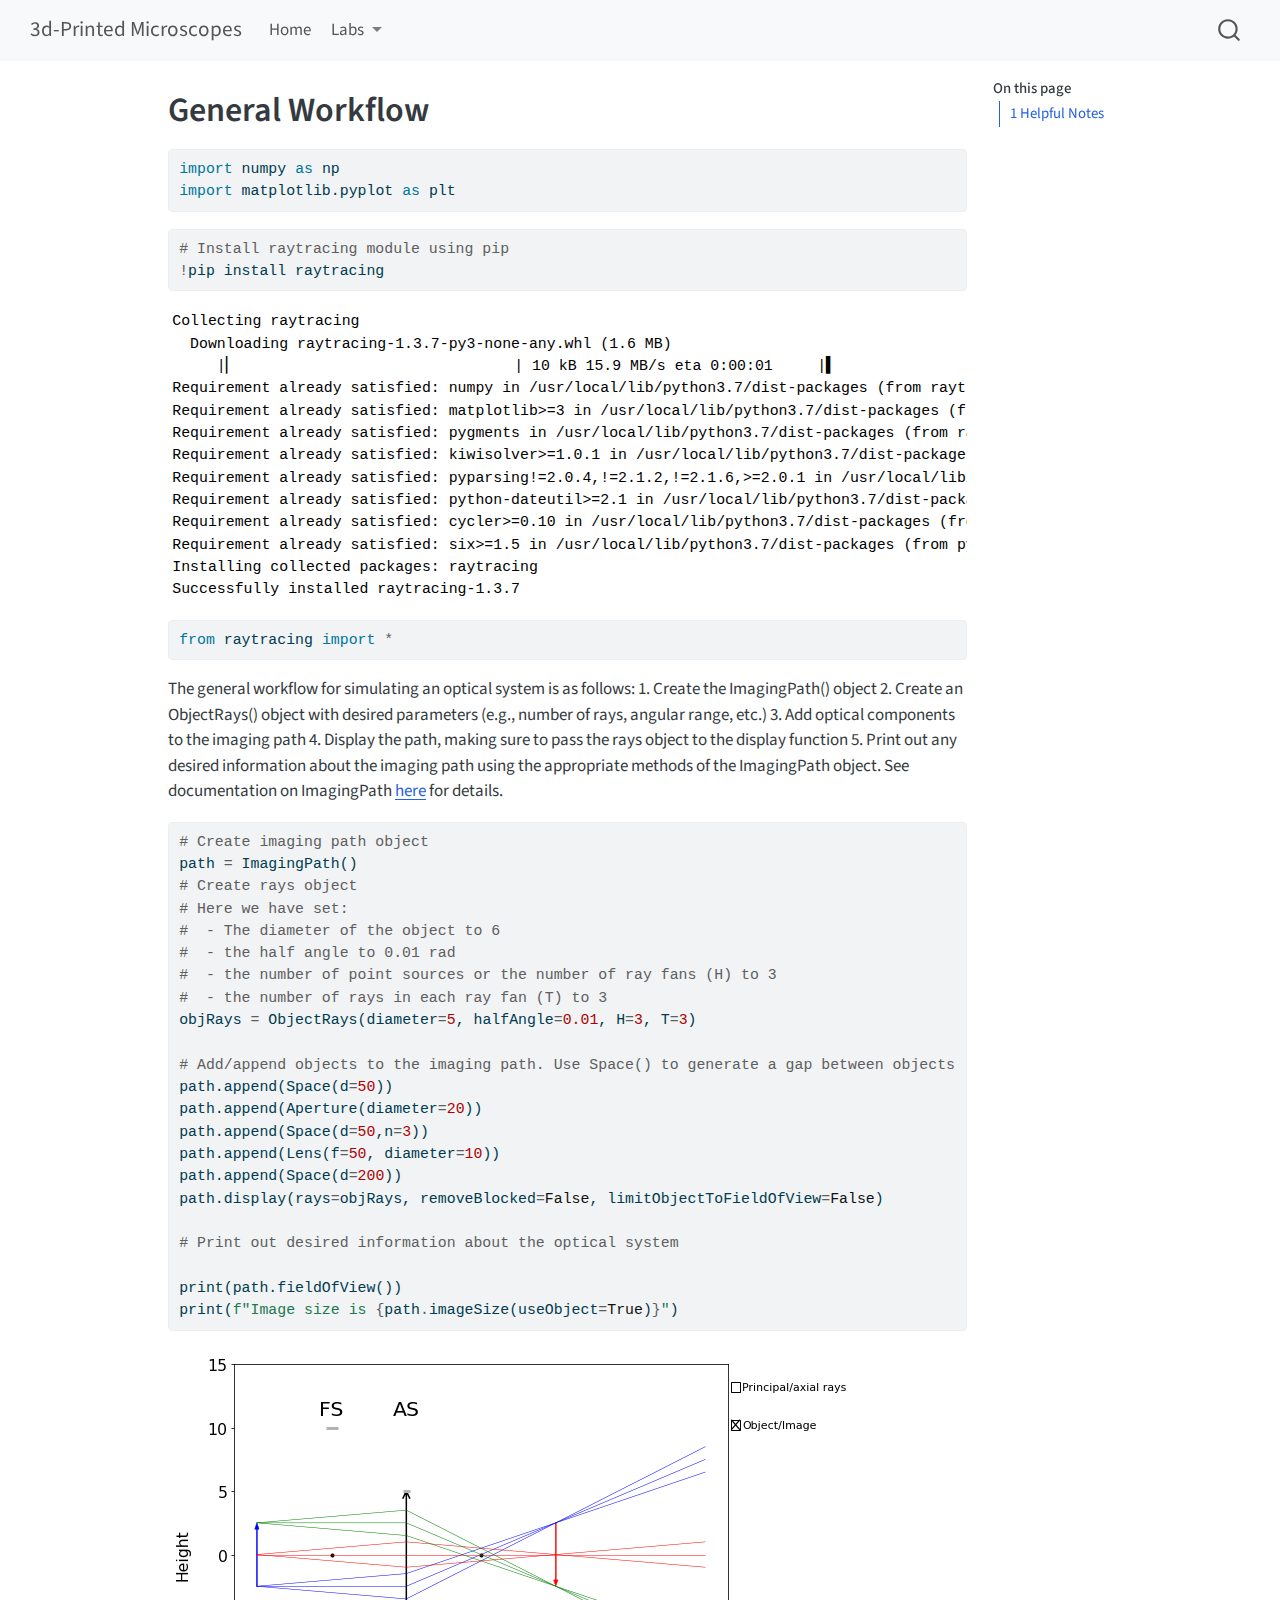
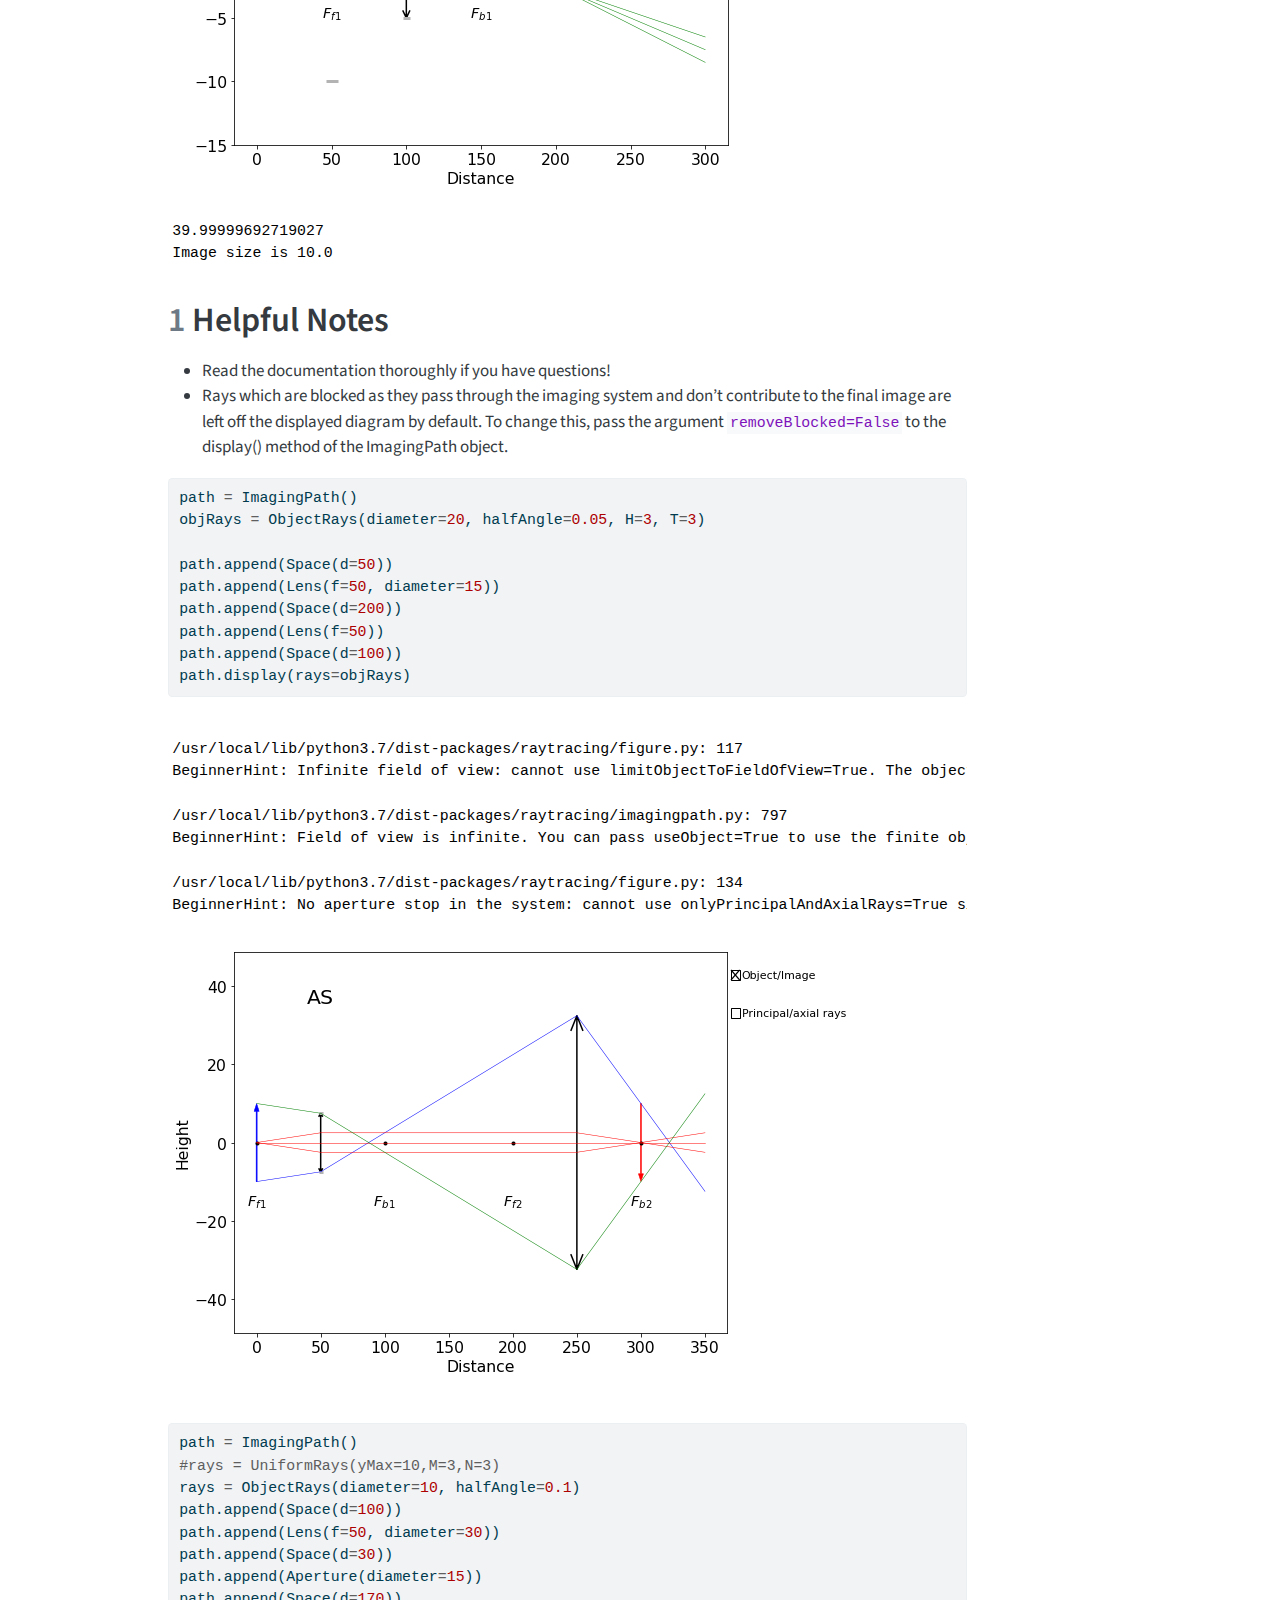
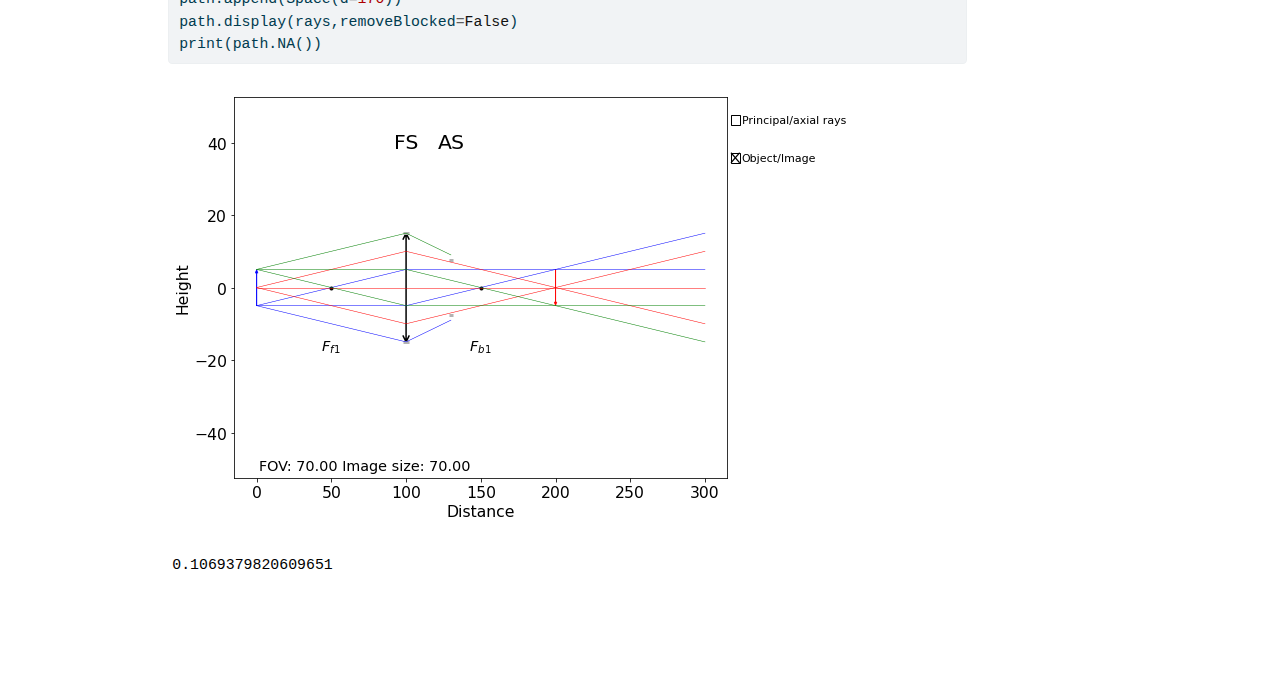
<file: labs/lab2/code/Intro_to_RayTracing.html>
<!DOCTYPE html>
<html xmlns="http://www.w3.org/1999/xhtml" lang="en" xml:lang="en"><head>

<meta charset="utf-8">
<meta name="generator" content="quarto-1.5.17">

<meta name="viewport" content="width=device-width, initial-scale=1.0, user-scalable=yes">


<title>3d-Printed Microscopes – intro_to_raytracing</title>
<style>
code{white-space: pre-wrap;}
span.smallcaps{font-variant: small-caps;}
div.columns{display: flex; gap: min(4vw, 1.5em);}
div.column{flex: auto; overflow-x: auto;}
div.hanging-indent{margin-left: 1.5em; text-indent: -1.5em;}
ul.task-list{list-style: none;}
ul.task-list li input[type="checkbox"] {
  width: 0.8em;
  margin: 0 0.8em 0.2em -1em; /* quarto-specific, see https://github.com/quarto-dev/quarto-cli/issues/4556 */ 
  vertical-align: middle;
}
/* CSS for syntax highlighting */
pre > code.sourceCode { white-space: pre; position: relative; }
pre > code.sourceCode > span { line-height: 1.25; }
pre > code.sourceCode > span:empty { height: 1.2em; }
.sourceCode { overflow: visible; }
code.sourceCode > span { color: inherit; text-decoration: inherit; }
div.sourceCode { margin: 1em 0; }
pre.sourceCode { margin: 0; }
@media screen {
div.sourceCode { overflow: auto; }
}
@media print {
pre > code.sourceCode { white-space: pre-wrap; }
pre > code.sourceCode > span { text-indent: -5em; padding-left: 5em; }
}
pre.numberSource code
  { counter-reset: source-line 0; }
pre.numberSource code > span
  { position: relative; left: -4em; counter-increment: source-line; }
pre.numberSource code > span > a:first-child::before
  { content: counter(source-line);
    position: relative; left: -1em; text-align: right; vertical-align: baseline;
    border: none; display: inline-block;
    -webkit-touch-callout: none; -webkit-user-select: none;
    -khtml-user-select: none; -moz-user-select: none;
    -ms-user-select: none; user-select: none;
    padding: 0 4px; width: 4em;
  }
pre.numberSource { margin-left: 3em;  padding-left: 4px; }
div.sourceCode
  {   }
@media screen {
pre > code.sourceCode > span > a:first-child::before { text-decoration: underline; }
}
</style>


<script src="../../../site_libs/quarto-nav/quarto-nav.js"></script>
<script src="../../../site_libs/quarto-nav/headroom.min.js"></script>
<script src="../../../site_libs/clipboard/clipboard.min.js"></script>
<script src="../../../site_libs/quarto-search/autocomplete.umd.js"></script>
<script src="../../../site_libs/quarto-search/fuse.min.js"></script>
<script src="../../../site_libs/quarto-search/quarto-search.js"></script>
<meta name="quarto:offset" content="../../../">
<script src="../../../site_libs/quarto-html/quarto.js"></script>
<script src="../../../site_libs/quarto-html/popper.min.js"></script>
<script src="../../../site_libs/quarto-html/tippy.umd.min.js"></script>
<script src="../../../site_libs/quarto-html/anchor.min.js"></script>
<link href="../../../site_libs/quarto-html/tippy.css" rel="stylesheet">
<link href="../../../site_libs/quarto-html/quarto-syntax-highlighting.css" rel="stylesheet" id="quarto-text-highlighting-styles">
<script src="../../../site_libs/bootstrap/bootstrap.min.js"></script>
<link href="../../../site_libs/bootstrap/bootstrap-icons.css" rel="stylesheet">
<link href="../../../site_libs/bootstrap/bootstrap.min.css" rel="stylesheet" id="quarto-bootstrap" data-mode="light">
<script id="quarto-search-options" type="application/json">{
  "location": "navbar",
  "copy-button": false,
  "collapse-after": 3,
  "panel-placement": "end",
  "type": "overlay",
  "limit": 50,
  "keyboard-shortcut": [
    "f",
    "/",
    "s"
  ],
  "show-item-context": false,
  "language": {
    "search-no-results-text": "No results",
    "search-matching-documents-text": "matching documents",
    "search-copy-link-title": "Copy link to search",
    "search-hide-matches-text": "Hide additional matches",
    "search-more-match-text": "more match in this document",
    "search-more-matches-text": "more matches in this document",
    "search-clear-button-title": "Clear",
    "search-text-placeholder": "",
    "search-detached-cancel-button-title": "Cancel",
    "search-submit-button-title": "Submit",
    "search-label": "Search"
  }
}</script>


<link rel="stylesheet" href="../../../styles.css">
</head>

<body class="nav-fixed">

<div id="quarto-search-results"></div>
  <header id="quarto-header" class="headroom fixed-top">
    <nav class="navbar navbar-expand-lg " data-bs-theme="dark">
      <div class="navbar-container container-fluid">
      <div class="navbar-brand-container mx-auto">
    <a class="navbar-brand" href="../../../index.html">
    <span class="navbar-title">3d-Printed Microscopes</span>
    </a>
  </div>
            <div id="quarto-search" class="" title="Search"></div>
          <button class="navbar-toggler" type="button" data-bs-toggle="collapse" data-bs-target="#navbarCollapse" aria-controls="navbarCollapse" aria-expanded="false" aria-label="Toggle navigation" onclick="if (window.quartoToggleHeadroom) { window.quartoToggleHeadroom(); }">
  <span class="navbar-toggler-icon"></span>
</button>
          <div class="collapse navbar-collapse" id="navbarCollapse">
            <ul class="navbar-nav navbar-nav-scroll me-auto">
  <li class="nav-item">
    <a class="nav-link" href="../../../index.html"> 
<span class="menu-text">Home</span></a>
  </li>  
  <li class="nav-item dropdown ">
    <a class="nav-link dropdown-toggle" href="#" id="nav-menu-labs" role="button" data-bs-toggle="dropdown" aria-expanded="false">
 <span class="menu-text">Labs</span>
    </a>
    <ul class="dropdown-menu" aria-labelledby="nav-menu-labs">    
        <li>
    <a class="dropdown-item" href="../../../labs/">
 <span class="dropdown-text">Labs Overview</span></a>
  </li>  
        <li>
    <a class="dropdown-item" href="../../../labs/lab1/">
 <span class="dropdown-text">Lab 1: Hello World</span></a>
  </li>  
        <li>
    <a class="dropdown-item" href="../../../labs/lab2/">
 <span class="dropdown-text">Lab 2: Intro to Ray Tracing</span></a>
  </li>  
        <li>
    <a class="dropdown-item" href="../../../labs/lab3/">
 <span class="dropdown-text">Lab 3: 3d-printed Microscope</span></a>
  </li>  
    </ul>
  </li>
</ul>
          </div> <!-- /navcollapse -->
          <div class="quarto-navbar-tools">
</div>
      </div> <!-- /container-fluid -->
    </nav>
</header>
<!-- content -->
<div id="quarto-content" class="quarto-container page-columns page-rows-contents page-layout-article page-navbar">
<!-- sidebar -->
<!-- margin-sidebar -->
    <div id="quarto-margin-sidebar" class="sidebar margin-sidebar">
        <nav id="TOC" role="doc-toc" class="toc-active">
    <h2 id="toc-title">On this page</h2>
   
  <ul>
  <li><a href="#helpful-notes" id="toc-helpful-notes" class="nav-link active" data-scroll-target="#helpful-notes"><span class="header-section-number">1</span> Helpful Notes</a></li>
  </ul>
</nav>
    </div>
<!-- main -->
<main class="content" id="quarto-document-content">

<header id="title-block-header" class="quarto-title-block default">
<div class="quarto-title">
<h1 class="title">General Workflow</h1>
</div>



<div class="quarto-title-meta">

    
  
    
  </div>
  


</header>


<div id="cell-1" class="cell">
<div class="sourceCode cell-code" id="cb1"><pre class="sourceCode python code-with-copy"><code class="sourceCode python"><span id="cb1-1"><a href="#cb1-1" aria-hidden="true" tabindex="-1"></a><span class="im">import</span> numpy <span class="im">as</span> np</span>
<span id="cb1-2"><a href="#cb1-2" aria-hidden="true" tabindex="-1"></a><span class="im">import</span> matplotlib.pyplot <span class="im">as</span> plt</span></code><button title="Copy to Clipboard" class="code-copy-button"><i class="bi"></i></button></pre></div>
</div>
<div id="cell-2" class="cell" data-outputid="cfb0dd73-4892-48ba-f1da-a3131539da7f">
<div class="sourceCode cell-code" id="cb2"><pre class="sourceCode python code-with-copy"><code class="sourceCode python"><span id="cb2-1"><a href="#cb2-1" aria-hidden="true" tabindex="-1"></a><span class="co"># Install raytracing module using pip</span></span>
<span id="cb2-2"><a href="#cb2-2" aria-hidden="true" tabindex="-1"></a><span class="op">!</span>pip install raytracing</span></code><button title="Copy to Clipboard" class="code-copy-button"><i class="bi"></i></button></pre></div>
<div class="cell-output cell-output-stdout">
<pre><code>Collecting raytracing
  Downloading raytracing-1.3.7-py3-none-any.whl (1.6 MB)
     |▏                               | 10 kB 15.9 MB/s eta 0:00:01     |▍                               | 20 kB 16.0 MB/s eta 0:00:01     |▋                               | 30 kB 18.8 MB/s eta 0:00:01     |▉                               | 40 kB 14.7 MB/s eta 0:00:01     |█                               | 51 kB 14.3 MB/s eta 0:00:01     |█▏                              | 61 kB 15.5 MB/s eta 0:00:01     |█▍                              | 71 kB 14.7 MB/s eta 0:00:01     |█▋                              | 81 kB 15.9 MB/s eta 0:00:01     |█▉                              | 92 kB 15.2 MB/s eta 0:00:01     |██                              | 102 kB 16.2 MB/s eta 0:00:01     |██▎                             | 112 kB 16.2 MB/s eta 0:00:01     |██▍                             | 122 kB 16.2 MB/s eta 0:00:01     |██▋                             | 133 kB 16.2 MB/s eta 0:00:01     |██▉                             | 143 kB 16.2 MB/s eta 0:00:01     |███                             | 153 kB 16.2 MB/s eta 0:00:01     |███▎                            | 163 kB 16.2 MB/s eta 0:00:01     |███▍                            | 174 kB 16.2 MB/s eta 0:00:01     |███▋                            | 184 kB 16.2 MB/s eta 0:00:01     |███▉                            | 194 kB 16.2 MB/s eta 0:00:01     |████                            | 204 kB 16.2 MB/s eta 0:00:01     |████▎                           | 215 kB 16.2 MB/s eta 0:00:01     |████▌                           | 225 kB 16.2 MB/s eta 0:00:01     |████▋                           | 235 kB 16.2 MB/s eta 0:00:01     |████▉                           | 245 kB 16.2 MB/s eta 0:00:01     |█████                           | 256 kB 16.2 MB/s eta 0:00:01     |█████▎                          | 266 kB 16.2 MB/s eta 0:00:01     |█████▌                          | 276 kB 16.2 MB/s eta 0:00:01     |█████▊                          | 286 kB 16.2 MB/s eta 0:00:01     |█████▉                          | 296 kB 16.2 MB/s eta 0:00:01     |██████                          | 307 kB 16.2 MB/s eta 0:00:01     |██████▎                         | 317 kB 16.2 MB/s eta 0:00:01     |██████▌                         | 327 kB 16.2 MB/s eta 0:00:01     |██████▊                         | 337 kB 16.2 MB/s eta 0:00:01     |██████▉                         | 348 kB 16.2 MB/s eta 0:00:01     |███████                         | 358 kB 16.2 MB/s eta 0:00:01     |███████▎                        | 368 kB 16.2 MB/s eta 0:00:01     |███████▌                        | 378 kB 16.2 MB/s eta 0:00:01     |███████▊                        | 389 kB 16.2 MB/s eta 0:00:01     |████████                        | 399 kB 16.2 MB/s eta 0:00:01     |████████                        | 409 kB 16.2 MB/s eta 0:00:01     |████████▎                       | 419 kB 16.2 MB/s eta 0:00:01     |████████▌                       | 430 kB 16.2 MB/s eta 0:00:01     |████████▊                       | 440 kB 16.2 MB/s eta 0:00:01     |█████████                       | 450 kB 16.2 MB/s eta 0:00:01     |█████████▏                      | 460 kB 16.2 MB/s eta 0:00:01     |█████████▎                      | 471 kB 16.2 MB/s eta 0:00:01     |█████████▌                      | 481 kB 16.2 MB/s eta 0:00:01     |█████████▊                      | 491 kB 16.2 MB/s eta 0:00:01     |██████████                      | 501 kB 16.2 MB/s eta 0:00:01     |██████████▏                     | 512 kB 16.2 MB/s eta 0:00:01     |██████████▎                     | 522 kB 16.2 MB/s eta 0:00:01     |██████████▌                     | 532 kB 16.2 MB/s eta 0:00:01     |██████████▊                     | 542 kB 16.2 MB/s eta 0:00:01     |███████████                     | 552 kB 16.2 MB/s eta 0:00:01     |███████████▏                    | 563 kB 16.2 MB/s eta 0:00:01     |███████████▍                    | 573 kB 16.2 MB/s eta 0:00:01     |███████████▌                    | 583 kB 16.2 MB/s eta 0:00:01     |███████████▊                    | 593 kB 16.2 MB/s eta 0:00:01     |████████████                    | 604 kB 16.2 MB/s eta 0:00:01     |████████████▏                   | 614 kB 16.2 MB/s eta 0:00:01     |████████████▍                   | 624 kB 16.2 MB/s eta 0:00:01     |████████████▌                   | 634 kB 16.2 MB/s eta 0:00:01     |████████████▊                   | 645 kB 16.2 MB/s eta 0:00:01     |█████████████                   | 655 kB 16.2 MB/s eta 0:00:01     |█████████████▏                  | 665 kB 16.2 MB/s eta 0:00:01     |█████████████▍                  | 675 kB 16.2 MB/s eta 0:00:01     |█████████████▋                  | 686 kB 16.2 MB/s eta 0:00:01     |█████████████▊                  | 696 kB 16.2 MB/s eta 0:00:01     |██████████████                  | 706 kB 16.2 MB/s eta 0:00:01     |██████████████▏                 | 716 kB 16.2 MB/s eta 0:00:01     |██████████████▍                 | 727 kB 16.2 MB/s eta 0:00:01     |██████████████▋                 | 737 kB 16.2 MB/s eta 0:00:01     |██████████████▉                 | 747 kB 16.2 MB/s eta 0:00:01     |███████████████                 | 757 kB 16.2 MB/s eta 0:00:01     |███████████████▏                | 768 kB 16.2 MB/s eta 0:00:01     |███████████████▍                | 778 kB 16.2 MB/s eta 0:00:01     |███████████████▋                | 788 kB 16.2 MB/s eta 0:00:01     |███████████████▉                | 798 kB 16.2 MB/s eta 0:00:01     |████████████████                | 808 kB 16.2 MB/s eta 0:00:01     |████████████████▏               | 819 kB 16.2 MB/s eta 0:00:01     |████████████████▍               | 829 kB 16.2 MB/s eta 0:00:01     |████████████████▋               | 839 kB 16.2 MB/s eta 0:00:01     |████████████████▉               | 849 kB 16.2 MB/s eta 0:00:01     |█████████████████               | 860 kB 16.2 MB/s eta 0:00:01     |█████████████████▏              | 870 kB 16.2 MB/s eta 0:00:01     |█████████████████▍              | 880 kB 16.2 MB/s eta 0:00:01     |█████████████████▋              | 890 kB 16.2 MB/s eta 0:00:01     |█████████████████▉              | 901 kB 16.2 MB/s eta 0:00:01     |██████████████████              | 911 kB 16.2 MB/s eta 0:00:01     |██████████████████▎             | 921 kB 16.2 MB/s eta 0:00:01     |██████████████████▍             | 931 kB 16.2 MB/s eta 0:00:01     |██████████████████▋             | 942 kB 16.2 MB/s eta 0:00:01     |██████████████████▉             | 952 kB 16.2 MB/s eta 0:00:01     |███████████████████             | 962 kB 16.2 MB/s eta 0:00:01     |███████████████████▎            | 972 kB 16.2 MB/s eta 0:00:01     |███████████████████▍            | 983 kB 16.2 MB/s eta 0:00:01     |███████████████████▋            | 993 kB 16.2 MB/s eta 0:00:01     |███████████████████▉            | 1.0 MB 16.2 MB/s eta 0:00:01     |████████████████████            | 1.0 MB 16.2 MB/s eta 0:00:01     |████████████████████▎           | 1.0 MB 16.2 MB/s eta 0:00:01     |████████████████████▌           | 1.0 MB 16.2 MB/s eta 0:00:01     |████████████████████▋           | 1.0 MB 16.2 MB/s eta 0:00:01     |████████████████████▉           | 1.1 MB 16.2 MB/s eta 0:00:01     |█████████████████████           | 1.1 MB 16.2 MB/s eta 0:00:01     |█████████████████████▎          | 1.1 MB 16.2 MB/s eta 0:00:01     |█████████████████████▌          | 1.1 MB 16.2 MB/s eta 0:00:01     |█████████████████████▋          | 1.1 MB 16.2 MB/s eta 0:00:01     |█████████████████████▉          | 1.1 MB 16.2 MB/s eta 0:00:01     |██████████████████████          | 1.1 MB 16.2 MB/s eta 0:00:01     |██████████████████████▎         | 1.1 MB 16.2 MB/s eta 0:00:01     |██████████████████████▌         | 1.1 MB 16.2 MB/s eta 0:00:01     |██████████████████████▊         | 1.1 MB 16.2 MB/s eta 0:00:01     |██████████████████████▉         | 1.2 MB 16.2 MB/s eta 0:00:01     |███████████████████████         | 1.2 MB 16.2 MB/s eta 0:00:01     |███████████████████████▎        | 1.2 MB 16.2 MB/s eta 0:00:01     |███████████████████████▌        | 1.2 MB 16.2 MB/s eta 0:00:01     |███████████████████████▊        | 1.2 MB 16.2 MB/s eta 0:00:01     |████████████████████████        | 1.2 MB 16.2 MB/s eta 0:00:01     |████████████████████████        | 1.2 MB 16.2 MB/s eta 0:00:01     |████████████████████████▎       | 1.2 MB 16.2 MB/s eta 0:00:01     |████████████████████████▌       | 1.2 MB 16.2 MB/s eta 0:00:01     |████████████████████████▊       | 1.2 MB 16.2 MB/s eta 0:00:01     |█████████████████████████       | 1.3 MB 16.2 MB/s eta 0:00:01     |█████████████████████████       | 1.3 MB 16.2 MB/s eta 0:00:01     |█████████████████████████▎      | 1.3 MB 16.2 MB/s eta 0:00:01     |█████████████████████████▌      | 1.3 MB 16.2 MB/s eta 0:00:01     |█████████████████████████▊      | 1.3 MB 16.2 MB/s eta 0:00:01     |██████████████████████████      | 1.3 MB 16.2 MB/s eta 0:00:01     |██████████████████████████▏     | 1.3 MB 16.2 MB/s eta 0:00:01     |██████████████████████████▎     | 1.3 MB 16.2 MB/s eta 0:00:01     |██████████████████████████▌     | 1.3 MB 16.2 MB/s eta 0:00:01     |██████████████████████████▊     | 1.4 MB 16.2 MB/s eta 0:00:01     |███████████████████████████     | 1.4 MB 16.2 MB/s eta 0:00:01     |███████████████████████████▏    | 1.4 MB 16.2 MB/s eta 0:00:01     |███████████████████████████▍    | 1.4 MB 16.2 MB/s eta 0:00:01     |███████████████████████████▌    | 1.4 MB 16.2 MB/s eta 0:00:01     |███████████████████████████▊    | 1.4 MB 16.2 MB/s eta 0:00:01     |████████████████████████████    | 1.4 MB 16.2 MB/s eta 0:00:01     |████████████████████████████▏   | 1.4 MB 16.2 MB/s eta 0:00:01     |████████████████████████████▍   | 1.4 MB 16.2 MB/s eta 0:00:01     |████████████████████████████▌   | 1.4 MB 16.2 MB/s eta 0:00:01     |████████████████████████████▊   | 1.5 MB 16.2 MB/s eta 0:00:01     |█████████████████████████████   | 1.5 MB 16.2 MB/s eta 0:00:01     |█████████████████████████████▏  | 1.5 MB 16.2 MB/s eta 0:00:01     |█████████████████████████████▍  | 1.5 MB 16.2 MB/s eta 0:00:01     |█████████████████████████████▋  | 1.5 MB 16.2 MB/s eta 0:00:01     |█████████████████████████████▊  | 1.5 MB 16.2 MB/s eta 0:00:01     |██████████████████████████████  | 1.5 MB 16.2 MB/s eta 0:00:01     |██████████████████████████████▏ | 1.5 MB 16.2 MB/s eta 0:00:01     |██████████████████████████████▍ | 1.5 MB 16.2 MB/s eta 0:00:01     |██████████████████████████████▋ | 1.5 MB 16.2 MB/s eta 0:00:01     |██████████████████████████████▊ | 1.6 MB 16.2 MB/s eta 0:00:01     |███████████████████████████████ | 1.6 MB 16.2 MB/s eta 0:00:01     |███████████████████████████████▏| 1.6 MB 16.2 MB/s eta 0:00:01     |███████████████████████████████▍| 1.6 MB 16.2 MB/s eta 0:00:01     |███████████████████████████████▋| 1.6 MB 16.2 MB/s eta 0:00:01     |███████████████████████████████▉| 1.6 MB 16.2 MB/s eta 0:00:01     |████████████████████████████████| 1.6 MB 16.2 MB/s eta 0:00:01     |████████████████████████████████| 1.6 MB 16.2 MB/s 
Requirement already satisfied: numpy in /usr/local/lib/python3.7/dist-packages (from raytracing) (1.19.5)
Requirement already satisfied: matplotlib&gt;=3 in /usr/local/lib/python3.7/dist-packages (from raytracing) (3.2.2)
Requirement already satisfied: pygments in /usr/local/lib/python3.7/dist-packages (from raytracing) (2.6.1)
Requirement already satisfied: kiwisolver&gt;=1.0.1 in /usr/local/lib/python3.7/dist-packages (from matplotlib&gt;=3-&gt;raytracing) (1.3.2)
Requirement already satisfied: pyparsing!=2.0.4,!=2.1.2,!=2.1.6,&gt;=2.0.1 in /usr/local/lib/python3.7/dist-packages (from matplotlib&gt;=3-&gt;raytracing) (3.0.7)
Requirement already satisfied: python-dateutil&gt;=2.1 in /usr/local/lib/python3.7/dist-packages (from matplotlib&gt;=3-&gt;raytracing) (2.8.2)
Requirement already satisfied: cycler&gt;=0.10 in /usr/local/lib/python3.7/dist-packages (from matplotlib&gt;=3-&gt;raytracing) (0.11.0)
Requirement already satisfied: six&gt;=1.5 in /usr/local/lib/python3.7/dist-packages (from python-dateutil&gt;=2.1-&gt;matplotlib&gt;=3-&gt;raytracing) (1.15.0)
Installing collected packages: raytracing
Successfully installed raytracing-1.3.7</code></pre>
</div>
</div>
<div id="cell-3" class="cell">
<div class="sourceCode cell-code" id="cb4"><pre class="sourceCode python code-with-copy"><code class="sourceCode python"><span id="cb4-1"><a href="#cb4-1" aria-hidden="true" tabindex="-1"></a><span class="im">from</span> raytracing <span class="im">import</span> <span class="op">*</span></span></code><button title="Copy to Clipboard" class="code-copy-button"><i class="bi"></i></button></pre></div>
</div>
<p>The general workflow for simulating an optical system is as follows: 1. Create the ImagingPath() object 2. Create an ObjectRays() object with desired parameters (e.g., number of rays, angular range, etc.) 3. Add optical components to the imaging path 4. Display the path, making sure to pass the rays object to the display function 5. Print out any desired information about the imaging path using the appropriate methods of the ImagingPath object. See documentation on ImagingPath <a href="https://raytracing.readthedocs.io/en/master/modules/raytracing.ImagingPath.html#imagingpath">here</a> for details.</p>
<div id="cell-5" class="cell" data-outputid="f76e8395-76e0-4797-a379-ff5de111a47e">
<div class="sourceCode cell-code" id="cb5"><pre class="sourceCode python code-with-copy"><code class="sourceCode python"><span id="cb5-1"><a href="#cb5-1" aria-hidden="true" tabindex="-1"></a><span class="co"># Create imaging path object</span></span>
<span id="cb5-2"><a href="#cb5-2" aria-hidden="true" tabindex="-1"></a>path <span class="op">=</span> ImagingPath()</span>
<span id="cb5-3"><a href="#cb5-3" aria-hidden="true" tabindex="-1"></a><span class="co"># Create rays object</span></span>
<span id="cb5-4"><a href="#cb5-4" aria-hidden="true" tabindex="-1"></a><span class="co"># Here we have set:</span></span>
<span id="cb5-5"><a href="#cb5-5" aria-hidden="true" tabindex="-1"></a><span class="co">#  - The diameter of the object to 6</span></span>
<span id="cb5-6"><a href="#cb5-6" aria-hidden="true" tabindex="-1"></a><span class="co">#  - the half angle to 0.01 rad</span></span>
<span id="cb5-7"><a href="#cb5-7" aria-hidden="true" tabindex="-1"></a><span class="co">#  - the number of point sources or the number of ray fans (H) to 3</span></span>
<span id="cb5-8"><a href="#cb5-8" aria-hidden="true" tabindex="-1"></a><span class="co">#  - the number of rays in each ray fan (T) to 3</span></span>
<span id="cb5-9"><a href="#cb5-9" aria-hidden="true" tabindex="-1"></a>objRays <span class="op">=</span> ObjectRays(diameter<span class="op">=</span><span class="dv">5</span>, halfAngle<span class="op">=</span><span class="fl">0.01</span>, H<span class="op">=</span><span class="dv">3</span>, T<span class="op">=</span><span class="dv">3</span>)</span>
<span id="cb5-10"><a href="#cb5-10" aria-hidden="true" tabindex="-1"></a></span>
<span id="cb5-11"><a href="#cb5-11" aria-hidden="true" tabindex="-1"></a><span class="co"># Add/append objects to the imaging path. Use Space() to generate a gap between objects</span></span>
<span id="cb5-12"><a href="#cb5-12" aria-hidden="true" tabindex="-1"></a>path.append(Space(d<span class="op">=</span><span class="dv">50</span>))</span>
<span id="cb5-13"><a href="#cb5-13" aria-hidden="true" tabindex="-1"></a>path.append(Aperture(diameter<span class="op">=</span><span class="dv">20</span>))</span>
<span id="cb5-14"><a href="#cb5-14" aria-hidden="true" tabindex="-1"></a>path.append(Space(d<span class="op">=</span><span class="dv">50</span>,n<span class="op">=</span><span class="dv">3</span>))</span>
<span id="cb5-15"><a href="#cb5-15" aria-hidden="true" tabindex="-1"></a>path.append(Lens(f<span class="op">=</span><span class="dv">50</span>, diameter<span class="op">=</span><span class="dv">10</span>))</span>
<span id="cb5-16"><a href="#cb5-16" aria-hidden="true" tabindex="-1"></a>path.append(Space(d<span class="op">=</span><span class="dv">200</span>))</span>
<span id="cb5-17"><a href="#cb5-17" aria-hidden="true" tabindex="-1"></a>path.display(rays<span class="op">=</span>objRays, removeBlocked<span class="op">=</span><span class="va">False</span>, limitObjectToFieldOfView<span class="op">=</span><span class="va">False</span>)</span>
<span id="cb5-18"><a href="#cb5-18" aria-hidden="true" tabindex="-1"></a></span>
<span id="cb5-19"><a href="#cb5-19" aria-hidden="true" tabindex="-1"></a><span class="co"># Print out desired information about the optical system</span></span>
<span id="cb5-20"><a href="#cb5-20" aria-hidden="true" tabindex="-1"></a></span>
<span id="cb5-21"><a href="#cb5-21" aria-hidden="true" tabindex="-1"></a><span class="bu">print</span>(path.fieldOfView())</span>
<span id="cb5-22"><a href="#cb5-22" aria-hidden="true" tabindex="-1"></a><span class="bu">print</span>(<span class="ss">f"Image size is </span><span class="sc">{</span>path<span class="sc">.</span>imageSize(useObject<span class="op">=</span><span class="va">True</span>)<span class="sc">}</span><span class="ss">"</span>)</span></code><button title="Copy to Clipboard" class="code-copy-button"><i class="bi"></i></button></pre></div>
<div class="cell-output cell-output-display">
<div>
<figure class="figure">
<p><img src="Intro_to_RayTracing_files/figure-html/cell-5-output-1.png" class="img-fluid figure-img"></p>
</figure>
</div>
</div>
<div class="cell-output cell-output-stdout">
<pre><code>39.99999692719027
Image size is 10.0</code></pre>
</div>
</div>
<section id="helpful-notes" class="level1" data-number="1">
<h1 data-number="1"><span class="header-section-number">1</span> Helpful Notes</h1>
<ul>
<li>Read the documentation thoroughly if you have questions!</li>
<li>Rays which are blocked as they pass through the imaging system and don’t contribute to the final image are left off the displayed diagram by default. To change this, pass the argument <code>removeBlocked=False</code> to the display() method of the ImagingPath object.</li>
</ul>
<div id="cell-7" class="cell" data-outputid="7dfc82ce-5736-46c3-c01c-14110a6dd909">
<div class="sourceCode cell-code" id="cb7"><pre class="sourceCode python code-with-copy"><code class="sourceCode python"><span id="cb7-1"><a href="#cb7-1" aria-hidden="true" tabindex="-1"></a>path <span class="op">=</span> ImagingPath()</span>
<span id="cb7-2"><a href="#cb7-2" aria-hidden="true" tabindex="-1"></a>objRays <span class="op">=</span> ObjectRays(diameter<span class="op">=</span><span class="dv">20</span>, halfAngle<span class="op">=</span><span class="fl">0.05</span>, H<span class="op">=</span><span class="dv">3</span>, T<span class="op">=</span><span class="dv">3</span>)</span>
<span id="cb7-3"><a href="#cb7-3" aria-hidden="true" tabindex="-1"></a></span>
<span id="cb7-4"><a href="#cb7-4" aria-hidden="true" tabindex="-1"></a>path.append(Space(d<span class="op">=</span><span class="dv">50</span>))</span>
<span id="cb7-5"><a href="#cb7-5" aria-hidden="true" tabindex="-1"></a>path.append(Lens(f<span class="op">=</span><span class="dv">50</span>, diameter<span class="op">=</span><span class="dv">15</span>))</span>
<span id="cb7-6"><a href="#cb7-6" aria-hidden="true" tabindex="-1"></a>path.append(Space(d<span class="op">=</span><span class="dv">200</span>))</span>
<span id="cb7-7"><a href="#cb7-7" aria-hidden="true" tabindex="-1"></a>path.append(Lens(f<span class="op">=</span><span class="dv">50</span>))</span>
<span id="cb7-8"><a href="#cb7-8" aria-hidden="true" tabindex="-1"></a>path.append(Space(d<span class="op">=</span><span class="dv">100</span>))</span>
<span id="cb7-9"><a href="#cb7-9" aria-hidden="true" tabindex="-1"></a>path.display(rays<span class="op">=</span>objRays)</span></code><button title="Copy to Clipboard" class="code-copy-button"><i class="bi"></i></button></pre></div>
<div class="cell-output cell-output-stderr">
<pre><code>
/usr/local/lib/python3.7/dist-packages/raytracing/figure.py: 117
BeginnerHint: Infinite field of view: cannot use limitObjectToFieldOfView=True. The object height is instead set to the default value of 10.0.

/usr/local/lib/python3.7/dist-packages/raytracing/imagingpath.py: 797
BeginnerHint: Field of view is infinite. You can pass useObject=True to use the finite objectHeight.

/usr/local/lib/python3.7/dist-packages/raytracing/figure.py: 134
BeginnerHint: No aperture stop in the system: cannot use onlyPrincipalAndAxialRays=True since they are not defined. Showing the default ObjectRays instead. </code></pre>
</div>
<div class="cell-output cell-output-display">
<div>
<figure class="figure">
<p><img src="Intro_to_RayTracing_files/figure-html/cell-6-output-2.png" class="img-fluid figure-img"></p>
</figure>
</div>
</div>
</div>
<div id="cell-8" class="cell" data-outputid="7a79efdc-d78b-4b7c-a625-4f4bcd1f27d2">
<div class="sourceCode cell-code" id="cb9"><pre class="sourceCode python code-with-copy"><code class="sourceCode python"><span id="cb9-1"><a href="#cb9-1" aria-hidden="true" tabindex="-1"></a>path <span class="op">=</span> ImagingPath()</span>
<span id="cb9-2"><a href="#cb9-2" aria-hidden="true" tabindex="-1"></a><span class="co">#rays = UniformRays(yMax=10,M=3,N=3)</span></span>
<span id="cb9-3"><a href="#cb9-3" aria-hidden="true" tabindex="-1"></a>rays <span class="op">=</span> ObjectRays(diameter<span class="op">=</span><span class="dv">10</span>, halfAngle<span class="op">=</span><span class="fl">0.1</span>)</span>
<span id="cb9-4"><a href="#cb9-4" aria-hidden="true" tabindex="-1"></a>path.append(Space(d<span class="op">=</span><span class="dv">100</span>))</span>
<span id="cb9-5"><a href="#cb9-5" aria-hidden="true" tabindex="-1"></a>path.append(Lens(f<span class="op">=</span><span class="dv">50</span>, diameter<span class="op">=</span><span class="dv">30</span>))</span>
<span id="cb9-6"><a href="#cb9-6" aria-hidden="true" tabindex="-1"></a>path.append(Space(d<span class="op">=</span><span class="dv">30</span>))</span>
<span id="cb9-7"><a href="#cb9-7" aria-hidden="true" tabindex="-1"></a>path.append(Aperture(diameter<span class="op">=</span><span class="dv">15</span>))</span>
<span id="cb9-8"><a href="#cb9-8" aria-hidden="true" tabindex="-1"></a>path.append(Space(d<span class="op">=</span><span class="dv">170</span>))</span>
<span id="cb9-9"><a href="#cb9-9" aria-hidden="true" tabindex="-1"></a>path.display(rays,removeBlocked<span class="op">=</span><span class="va">False</span>)</span>
<span id="cb9-10"><a href="#cb9-10" aria-hidden="true" tabindex="-1"></a><span class="bu">print</span>(path.NA())</span></code><button title="Copy to Clipboard" class="code-copy-button"><i class="bi"></i></button></pre></div>
<div class="cell-output cell-output-display">
<div>
<figure class="figure">
<p><img src="Intro_to_RayTracing_files/figure-html/cell-7-output-1.png" class="img-fluid figure-img"></p>
</figure>
</div>
</div>
<div class="cell-output cell-output-stdout">
<pre><code>0.1069379820609651</code></pre>
</div>
</div>


</section>

</main> <!-- /main -->
<script id="quarto-html-after-body" type="application/javascript">
window.document.addEventListener("DOMContentLoaded", function (event) {
  const toggleBodyColorMode = (bsSheetEl) => {
    const mode = bsSheetEl.getAttribute("data-mode");
    const bodyEl = window.document.querySelector("body");
    if (mode === "dark") {
      bodyEl.classList.add("quarto-dark");
      bodyEl.classList.remove("quarto-light");
    } else {
      bodyEl.classList.add("quarto-light");
      bodyEl.classList.remove("quarto-dark");
    }
  }
  const toggleBodyColorPrimary = () => {
    const bsSheetEl = window.document.querySelector("link#quarto-bootstrap");
    if (bsSheetEl) {
      toggleBodyColorMode(bsSheetEl);
    }
  }
  toggleBodyColorPrimary();  
  const icon = "";
  const anchorJS = new window.AnchorJS();
  anchorJS.options = {
    placement: 'right',
    icon: icon
  };
  anchorJS.add('.anchored');
  const isCodeAnnotation = (el) => {
    for (const clz of el.classList) {
      if (clz.startsWith('code-annotation-')) {                     
        return true;
      }
    }
    return false;
  }
  const clipboard = new window.ClipboardJS('.code-copy-button', {
    text: function(trigger) {
      const codeEl = trigger.previousElementSibling.cloneNode(true);
      for (const childEl of codeEl.children) {
        if (isCodeAnnotation(childEl)) {
          childEl.remove();
        }
      }
      return codeEl.innerText;
    }
  });
  clipboard.on('success', function(e) {
    // button target
    const button = e.trigger;
    // don't keep focus
    button.blur();
    // flash "checked"
    button.classList.add('code-copy-button-checked');
    var currentTitle = button.getAttribute("title");
    button.setAttribute("title", "Copied!");
    let tooltip;
    if (window.bootstrap) {
      button.setAttribute("data-bs-toggle", "tooltip");
      button.setAttribute("data-bs-placement", "left");
      button.setAttribute("data-bs-title", "Copied!");
      tooltip = new bootstrap.Tooltip(button, 
        { trigger: "manual", 
          customClass: "code-copy-button-tooltip",
          offset: [0, -8]});
      tooltip.show();    
    }
    setTimeout(function() {
      if (tooltip) {
        tooltip.hide();
        button.removeAttribute("data-bs-title");
        button.removeAttribute("data-bs-toggle");
        button.removeAttribute("data-bs-placement");
      }
      button.setAttribute("title", currentTitle);
      button.classList.remove('code-copy-button-checked');
    }, 1000);
    // clear code selection
    e.clearSelection();
  });
  function tippyHover(el, contentFn, onTriggerFn, onUntriggerFn) {
    const config = {
      allowHTML: true,
      maxWidth: 500,
      delay: 100,
      arrow: false,
      appendTo: function(el) {
          return el.parentElement;
      },
      interactive: true,
      interactiveBorder: 10,
      theme: 'quarto',
      placement: 'bottom-start',
    };
    if (contentFn) {
      config.content = contentFn;
    }
    if (onTriggerFn) {
      config.onTrigger = onTriggerFn;
    }
    if (onUntriggerFn) {
      config.onUntrigger = onUntriggerFn;
    }
    window.tippy(el, config); 
  }
  const noterefs = window.document.querySelectorAll('a[role="doc-noteref"]');
  for (var i=0; i<noterefs.length; i++) {
    const ref = noterefs[i];
    tippyHover(ref, function() {
      // use id or data attribute instead here
      let href = ref.getAttribute('data-footnote-href') || ref.getAttribute('href');
      try { href = new URL(href).hash; } catch {}
      const id = href.replace(/^#\/?/, "");
      const note = window.document.getElementById(id);
      return note.innerHTML;
    });
  }
  const xrefs = window.document.querySelectorAll('a.quarto-xref');
  const processXRef = (id, note) => {
    // Strip column container classes
    const stripColumnClz = (el) => {
      el.classList.remove("page-full", "page-columns");
      if (el.children) {
        for (const child of el.children) {
          stripColumnClz(child);
        }
      }
    }
    stripColumnClz(note)
    if (id === null || id.startsWith('sec-')) {
      // Special case sections, only their first couple elements
      const container = document.createElement("div");
      if (note.children && note.children.length > 2) {
        container.appendChild(note.children[0].cloneNode(true));
        for (let i = 1; i < note.children.length; i++) {
          const child = note.children[i];
          if (child.tagName === "P" && child.innerText === "") {
            continue;
          } else {
            container.appendChild(child.cloneNode(true));
            break;
          }
        }
        if (window.Quarto?.typesetMath) {
          window.Quarto.typesetMath(container);
        }
        return container.innerHTML
      } else {
        if (window.Quarto?.typesetMath) {
          window.Quarto.typesetMath(note);
        }
        return note.innerHTML;
      }
    } else {
      // Remove any anchor links if they are present
      const anchorLink = note.querySelector('a.anchorjs-link');
      if (anchorLink) {
        anchorLink.remove();
      }
      if (window.Quarto?.typesetMath) {
        window.Quarto.typesetMath(note);
      }
      // TODO in 1.5, we should make sure this works without a callout special case
      if (note.classList.contains("callout")) {
        return note.outerHTML;
      } else {
        return note.innerHTML;
      }
    }
  }
  for (var i=0; i<xrefs.length; i++) {
    const xref = xrefs[i];
    tippyHover(xref, undefined, function(instance) {
      instance.disable();
      let url = xref.getAttribute('href');
      let hash = undefined; 
      if (url.startsWith('#')) {
        hash = url;
      } else {
        try { hash = new URL(url).hash; } catch {}
      }
      if (hash) {
        const id = hash.replace(/^#\/?/, "");
        const note = window.document.getElementById(id);
        if (note !== null) {
          try {
            const html = processXRef(id, note.cloneNode(true));
            instance.setContent(html);
          } finally {
            instance.enable();
            instance.show();
          }
        } else {
          // See if we can fetch this
          fetch(url.split('#')[0])
          .then(res => res.text())
          .then(html => {
            const parser = new DOMParser();
            const htmlDoc = parser.parseFromString(html, "text/html");
            const note = htmlDoc.getElementById(id);
            if (note !== null) {
              const html = processXRef(id, note);
              instance.setContent(html);
            } 
          }).finally(() => {
            instance.enable();
            instance.show();
          });
        }
      } else {
        // See if we can fetch a full url (with no hash to target)
        // This is a special case and we should probably do some content thinning / targeting
        fetch(url)
        .then(res => res.text())
        .then(html => {
          const parser = new DOMParser();
          const htmlDoc = parser.parseFromString(html, "text/html");
          const note = htmlDoc.querySelector('main.content');
          if (note !== null) {
            // This should only happen for chapter cross references
            // (since there is no id in the URL)
            // remove the first header
            if (note.children.length > 0 && note.children[0].tagName === "HEADER") {
              note.children[0].remove();
            }
            const html = processXRef(null, note);
            instance.setContent(html);
          } 
        }).finally(() => {
          instance.enable();
          instance.show();
        });
      }
    }, function(instance) {
    });
  }
      let selectedAnnoteEl;
      const selectorForAnnotation = ( cell, annotation) => {
        let cellAttr = 'data-code-cell="' + cell + '"';
        let lineAttr = 'data-code-annotation="' +  annotation + '"';
        const selector = 'span[' + cellAttr + '][' + lineAttr + ']';
        return selector;
      }
      const selectCodeLines = (annoteEl) => {
        const doc = window.document;
        const targetCell = annoteEl.getAttribute("data-target-cell");
        const targetAnnotation = annoteEl.getAttribute("data-target-annotation");
        const annoteSpan = window.document.querySelector(selectorForAnnotation(targetCell, targetAnnotation));
        const lines = annoteSpan.getAttribute("data-code-lines").split(",");
        const lineIds = lines.map((line) => {
          return targetCell + "-" + line;
        })
        let top = null;
        let height = null;
        let parent = null;
        if (lineIds.length > 0) {
            //compute the position of the single el (top and bottom and make a div)
            const el = window.document.getElementById(lineIds[0]);
            top = el.offsetTop;
            height = el.offsetHeight;
            parent = el.parentElement.parentElement;
          if (lineIds.length > 1) {
            const lastEl = window.document.getElementById(lineIds[lineIds.length - 1]);
            const bottom = lastEl.offsetTop + lastEl.offsetHeight;
            height = bottom - top;
          }
          if (top !== null && height !== null && parent !== null) {
            // cook up a div (if necessary) and position it 
            let div = window.document.getElementById("code-annotation-line-highlight");
            if (div === null) {
              div = window.document.createElement("div");
              div.setAttribute("id", "code-annotation-line-highlight");
              div.style.position = 'absolute';
              parent.appendChild(div);
            }
            div.style.top = top - 2 + "px";
            div.style.height = height + 4 + "px";
            div.style.left = 0;
            let gutterDiv = window.document.getElementById("code-annotation-line-highlight-gutter");
            if (gutterDiv === null) {
              gutterDiv = window.document.createElement("div");
              gutterDiv.setAttribute("id", "code-annotation-line-highlight-gutter");
              gutterDiv.style.position = 'absolute';
              const codeCell = window.document.getElementById(targetCell);
              const gutter = codeCell.querySelector('.code-annotation-gutter');
              gutter.appendChild(gutterDiv);
            }
            gutterDiv.style.top = top - 2 + "px";
            gutterDiv.style.height = height + 4 + "px";
          }
          selectedAnnoteEl = annoteEl;
        }
      };
      const unselectCodeLines = () => {
        const elementsIds = ["code-annotation-line-highlight", "code-annotation-line-highlight-gutter"];
        elementsIds.forEach((elId) => {
          const div = window.document.getElementById(elId);
          if (div) {
            div.remove();
          }
        });
        selectedAnnoteEl = undefined;
      };
        // Handle positioning of the toggle
    window.addEventListener(
      "resize",
      throttle(() => {
        elRect = undefined;
        if (selectedAnnoteEl) {
          selectCodeLines(selectedAnnoteEl);
        }
      }, 10)
    );
    function throttle(fn, ms) {
    let throttle = false;
    let timer;
      return (...args) => {
        if(!throttle) { // first call gets through
            fn.apply(this, args);
            throttle = true;
        } else { // all the others get throttled
            if(timer) clearTimeout(timer); // cancel #2
            timer = setTimeout(() => {
              fn.apply(this, args);
              timer = throttle = false;
            }, ms);
        }
      };
    }
      // Attach click handler to the DT
      const annoteDls = window.document.querySelectorAll('dt[data-target-cell]');
      for (const annoteDlNode of annoteDls) {
        annoteDlNode.addEventListener('click', (event) => {
          const clickedEl = event.target;
          if (clickedEl !== selectedAnnoteEl) {
            unselectCodeLines();
            const activeEl = window.document.querySelector('dt[data-target-cell].code-annotation-active');
            if (activeEl) {
              activeEl.classList.remove('code-annotation-active');
            }
            selectCodeLines(clickedEl);
            clickedEl.classList.add('code-annotation-active');
          } else {
            // Unselect the line
            unselectCodeLines();
            clickedEl.classList.remove('code-annotation-active');
          }
        });
      }
  const findCites = (el) => {
    const parentEl = el.parentElement;
    if (parentEl) {
      const cites = parentEl.dataset.cites;
      if (cites) {
        return {
          el,
          cites: cites.split(' ')
        };
      } else {
        return findCites(el.parentElement)
      }
    } else {
      return undefined;
    }
  };
  var bibliorefs = window.document.querySelectorAll('a[role="doc-biblioref"]');
  for (var i=0; i<bibliorefs.length; i++) {
    const ref = bibliorefs[i];
    const citeInfo = findCites(ref);
    if (citeInfo) {
      tippyHover(citeInfo.el, function() {
        var popup = window.document.createElement('div');
        citeInfo.cites.forEach(function(cite) {
          var citeDiv = window.document.createElement('div');
          citeDiv.classList.add('hanging-indent');
          citeDiv.classList.add('csl-entry');
          var biblioDiv = window.document.getElementById('ref-' + cite);
          if (biblioDiv) {
            citeDiv.innerHTML = biblioDiv.innerHTML;
          }
          popup.appendChild(citeDiv);
        });
        return popup.innerHTML;
      });
    }
  }
});
</script>
</div> <!-- /content -->




</body></html>
</file>
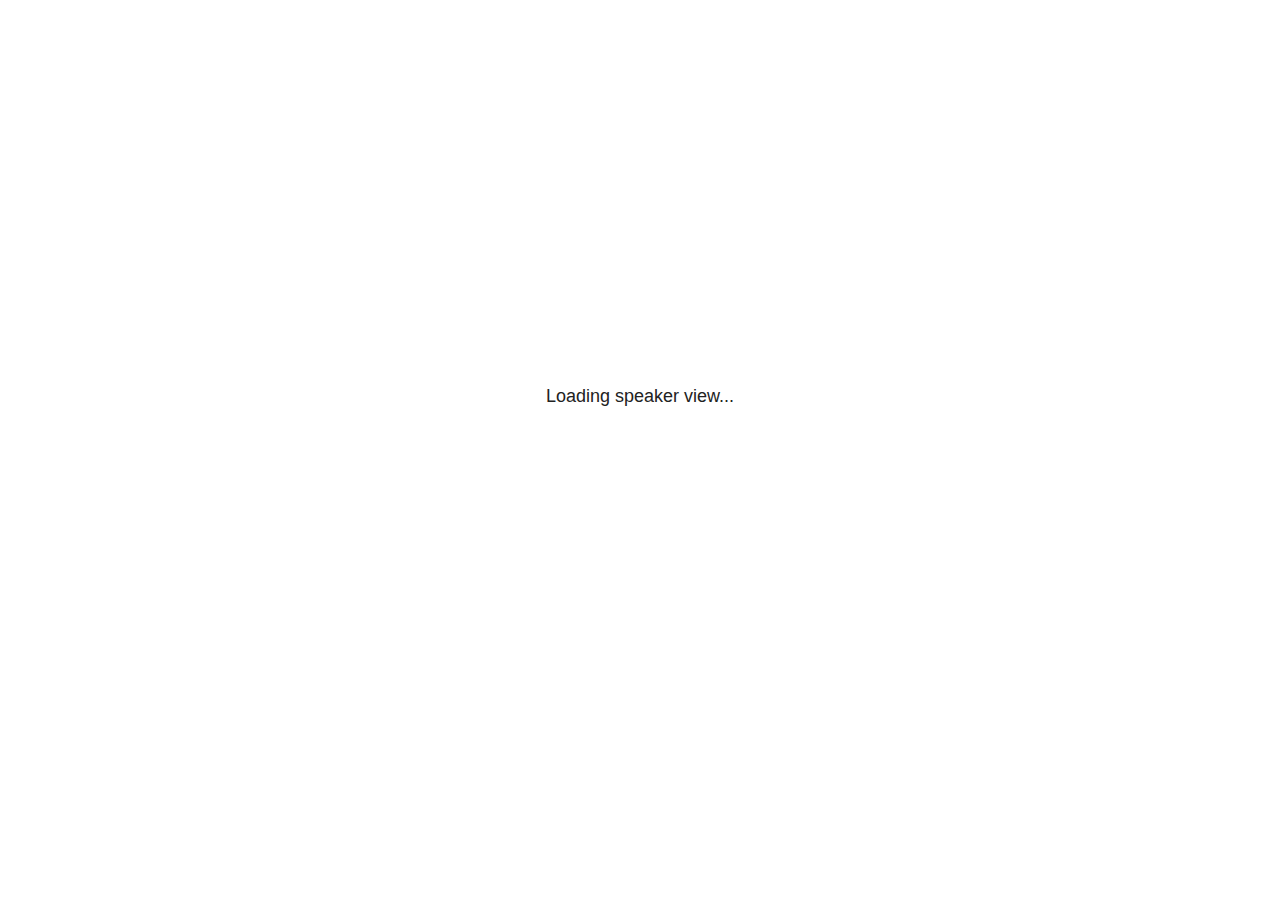
<file: site_libs/revealjs/plugin/notes/speaker-view.html>
<!--
	NOTE: You need to build the notes plugin after making changes to this file.
-->
<html lang="en">
	<head>
		<meta charset="utf-8">

		<title>reveal.js - Speaker View</title>

		<style>
			body {
				font-family: Helvetica;
				font-size: 18px;
			}

			#current-slide,
			#upcoming-slide,
			#speaker-controls {
				padding: 6px;
				box-sizing: border-box;
				-moz-box-sizing: border-box;
			}

			#current-slide iframe,
			#upcoming-slide iframe {
				width: 100%;
				height: 100%;
				border: 1px solid #ddd;
			}

			#current-slide .label,
			#upcoming-slide .label {
				position: absolute;
				top: 10px;
				left: 10px;
				z-index: 2;
			}

			#connection-status {
				position: absolute;
				top: 0;
				left: 0;
				width: 100%;
				height: 100%;
				z-index: 20;
				padding: 30% 20% 20% 20%;
				font-size: 18px;
				color: #222;
				background: #fff;
				text-align: center;
				box-sizing: border-box;
				line-height: 1.4;
			}

			.overlay-element {
				height: 34px;
				line-height: 34px;
				padding: 0 10px;
				text-shadow: none;
				background: rgba( 220, 220, 220, 0.8 );
				color: #222;
				font-size: 14px;
			}

			.overlay-element.interactive:hover {
				background: rgba( 220, 220, 220, 1 );
			}

			#current-slide {
				position: absolute;
				width: 60%;
				height: 100%;
				top: 0;
				left: 0;
				padding-right: 0;
			}

			#upcoming-slide {
				position: absolute;
				width: 40%;
				height: 40%;
				right: 0;
				top: 0;
			}

			/* Speaker controls */
			#speaker-controls {
				position: absolute;
				top: 40%;
				right: 0;
				width: 40%;
				height: 60%;
				overflow: auto;
				font-size: 18px;
			}

				.speaker-controls-time.hidden,
				.speaker-controls-notes.hidden {
					display: none;
				}

				.speaker-controls-time .label,
				.speaker-controls-pace .label,
				.speaker-controls-notes .label {
					text-transform: uppercase;
					font-weight: normal;
					font-size: 0.66em;
					color: #666;
					margin: 0;
				}

				.speaker-controls-time, .speaker-controls-pace {
					border-bottom: 1px solid rgba( 200, 200, 200, 0.5 );
					margin-bottom: 10px;
					padding: 10px 16px;
					padding-bottom: 20px;
					cursor: pointer;
				}

				.speaker-controls-time .reset-button {
					opacity: 0;
					float: right;
					color: #666;
					text-decoration: none;
				}
				.speaker-controls-time:hover .reset-button {
					opacity: 1;
				}

				.speaker-controls-time .timer,
				.speaker-controls-time .clock {
					width: 50%;
				}

				.speaker-controls-time .timer,
				.speaker-controls-time .clock,
				.speaker-controls-time .pacing .hours-value,
				.speaker-controls-time .pacing .minutes-value,
				.speaker-controls-time .pacing .seconds-value {
					font-size: 1.9em;
				}

				.speaker-controls-time .timer {
					float: left;
				}

				.speaker-controls-time .clock {
					float: right;
					text-align: right;
				}

				.speaker-controls-time span.mute {
					opacity: 0.3;
				}

				.speaker-controls-time .pacing-title {
					margin-top: 5px;
				}

				.speaker-controls-time .pacing.ahead {
					color: blue;
				}

				.speaker-controls-time .pacing.on-track {
					color: green;
				}

				.speaker-controls-time .pacing.behind {
					color: red;
				}

				.speaker-controls-notes {
					padding: 10px 16px;
				}

				.speaker-controls-notes .value {
					margin-top: 5px;
					line-height: 1.4;
					font-size: 1.2em;
				}

			/* Layout selector */
			#speaker-layout {
				position: absolute;
				top: 10px;
				right: 10px;
				color: #222;
				z-index: 10;
			}
				#speaker-layout select {
					position: absolute;
					width: 100%;
					height: 100%;
					top: 0;
					left: 0;
					border: 0;
					box-shadow: 0;
					cursor: pointer;
					opacity: 0;

					font-size: 1em;
					background-color: transparent;

					-moz-appearance: none;
					-webkit-appearance: none;
					-webkit-tap-highlight-color: rgba(0, 0, 0, 0);
				}

				#speaker-layout select:focus {
					outline: none;
					box-shadow: none;
				}

			.clear {
				clear: both;
			}

			/* Speaker layout: Wide */
			body[data-speaker-layout="wide"] #current-slide,
			body[data-speaker-layout="wide"] #upcoming-slide {
				width: 50%;
				height: 45%;
				padding: 6px;
			}

			body[data-speaker-layout="wide"] #current-slide {
				top: 0;
				left: 0;
			}

			body[data-speaker-layout="wide"] #upcoming-slide {
				top: 0;
				left: 50%;
			}

			body[data-speaker-layout="wide"] #speaker-controls {
				top: 45%;
				left: 0;
				width: 100%;
				height: 50%;
				font-size: 1.25em;
			}

			/* Speaker layout: Tall */
			body[data-speaker-layout="tall"] #current-slide,
			body[data-speaker-layout="tall"] #upcoming-slide {
				width: 45%;
				height: 50%;
				padding: 6px;
			}

			body[data-speaker-layout="tall"] #current-slide {
				top: 0;
				left: 0;
			}

			body[data-speaker-layout="tall"] #upcoming-slide {
				top: 50%;
				left: 0;
			}

			body[data-speaker-layout="tall"] #speaker-controls {
				padding-top: 40px;
				top: 0;
				left: 45%;
				width: 55%;
				height: 100%;
				font-size: 1.25em;
			}

			/* Speaker layout: Notes only */
			body[data-speaker-layout="notes-only"] #current-slide,
			body[data-speaker-layout="notes-only"] #upcoming-slide {
				display: none;
			}

			body[data-speaker-layout="notes-only"] #speaker-controls {
				padding-top: 40px;
				top: 0;
				left: 0;
				width: 100%;
				height: 100%;
				font-size: 1.25em;
			}

			@media screen and (max-width: 1080px) {
				body[data-speaker-layout="default"] #speaker-controls {
					font-size: 16px;
				}
			}

			@media screen and (max-width: 900px) {
				body[data-speaker-layout="default"] #speaker-controls {
					font-size: 14px;
				}
			}

			@media screen and (max-width: 800px) {
				body[data-speaker-layout="default"] #speaker-controls {
					font-size: 12px;
				}
			}

		</style>
	</head>

	<body>

		<div id="connection-status">Loading speaker view...</div>

		<div id="current-slide"></div>
		<div id="upcoming-slide"><span class="overlay-element label">Upcoming</span></div>
		<div id="speaker-controls">
			<div class="speaker-controls-time">
				<h4 class="label">Time <span class="reset-button">Click to Reset</span></h4>
				<div class="clock">
					<span class="clock-value">0:00 AM</span>
				</div>
				<div class="timer">
					<span class="hours-value">00</span><span class="minutes-value">:00</span><span class="seconds-value">:00</span>
				</div>
				<div class="clear"></div>

				<h4 class="label pacing-title" style="display: none">Pacing – Time to finish current slide</h4>
				<div class="pacing" style="display: none">
					<span class="hours-value">00</span><span class="minutes-value">:00</span><span class="seconds-value">:00</span>
				</div>
			</div>

			<div class="speaker-controls-notes hidden">
				<h4 class="label">Notes</h4>
				<div class="value"></div>
			</div>
		</div>
		<div id="speaker-layout" class="overlay-element interactive">
			<span class="speaker-layout-label"></span>
			<select class="speaker-layout-dropdown"></select>
		</div>

		<script>

			(function() {

				var notes,
					notesValue,
					currentState,
					currentSlide,
					upcomingSlide,
					layoutLabel,
					layoutDropdown,
					pendingCalls = {},
					lastRevealApiCallId = 0,
					connected = false,
					whitelistedWindows = [window.opener];

				var SPEAKER_LAYOUTS = {
					'default': 'Default',
					'wide': 'Wide',
					'tall': 'Tall',
					'notes-only': 'Notes only'
				};

				setupLayout();

				var connectionStatus = document.querySelector( '#connection-status' );
				var connectionTimeout = setTimeout( function() {
					connectionStatus.innerHTML = 'Error connecting to main window.<br>Please try closing and reopening the speaker view.';
				}, 5000 );
;
				window.addEventListener( 'message', function( event ) {

					// Validate the origin of this message to prevent XSS
					if( window.location.origin !== event.origin && whitelistedWindows.indexOf( event.source ) === -1 ) {
						return;
					}

					clearTimeout( connectionTimeout );
					connectionStatus.style.display = 'none';

					var data = JSON.parse( event.data );

					// The overview mode is only useful to the reveal.js instance
					// where navigation occurs so we don't sync it
					if( data.state ) delete data.state.overview;

					// Messages sent by the notes plugin inside of the main window
					if( data && data.namespace === 'reveal-notes' ) {
						if( data.type === 'connect' ) {
							handleConnectMessage( data );
						}
						else if( data.type === 'state' ) {
							handleStateMessage( data );
						}
						else if( data.type === 'return' ) {
							pendingCalls[data.callId](data.result);
							delete pendingCalls[data.callId];
						}
					}
					// Messages sent by the reveal.js inside of the current slide preview
					else if( data && data.namespace === 'reveal' ) {
						if( /ready/.test( data.eventName ) ) {
							// Send a message back to notify that the handshake is complete
							window.opener.postMessage( JSON.stringify({ namespace: 'reveal-notes', type: 'connected'} ), '*' );
						}
						else if( /slidechanged|fragmentshown|fragmenthidden|paused|resumed/.test( data.eventName ) && currentState !== JSON.stringify( data.state ) ) {

							dispatchStateToMainWindow( data.state );

						}
					}

				} );

				/**
				 * Updates the presentation in the main window to match the state
				 * of the presentation in the notes window.
				 */
				const dispatchStateToMainWindow = debounce(( state ) => {
					window.opener.postMessage( JSON.stringify({ method: 'setState', args: [ state ]} ), '*' );
				}, 500);

				/**
				 * Asynchronously calls the Reveal.js API of the main frame.
				 */
				function callRevealApi( methodName, methodArguments, callback ) {

					var callId = ++lastRevealApiCallId;
					pendingCalls[callId] = callback;
					window.opener.postMessage( JSON.stringify( {
						namespace: 'reveal-notes',
						type: 'call',
						callId: callId,
						methodName: methodName,
						arguments: methodArguments
					} ), '*' );

				}

				/**
				 * Called when the main window is trying to establish a
				 * connection.
				 */
				function handleConnectMessage( data ) {

					if( connected === false ) {
						connected = true;

						setupIframes( data );
						setupKeyboard();
						setupNotes();
						setupTimer();
						setupHeartbeat();
					}

				}

				/**
				 * Called when the main window sends an updated state.
				 */
				function handleStateMessage( data ) {

					// Store the most recently set state to avoid circular loops
					// applying the same state
					currentState = JSON.stringify( data.state );

					// No need for updating the notes in case of fragment changes
					if ( data.notes ) {
						notes.classList.remove( 'hidden' );
						notesValue.style.whiteSpace = data.whitespace;
						if( data.markdown ) {
							notesValue.innerHTML = marked( data.notes );
						}
						else {
							notesValue.innerHTML = data.notes;
						}
					}
					else {
						notes.classList.add( 'hidden' );
					}

					// Update the note slides
					currentSlide.contentWindow.postMessage( JSON.stringify({ method: 'setState', args: [ data.state ] }), '*' );
					upcomingSlide.contentWindow.postMessage( JSON.stringify({ method: 'setState', args: [ data.state ] }), '*' );
					upcomingSlide.contentWindow.postMessage( JSON.stringify({ method: 'next' }), '*' );

				}

				// Limit to max one state update per X ms
				handleStateMessage = debounce( handleStateMessage, 200 );

				/**
				 * Forward keyboard events to the current slide window.
				 * This enables keyboard events to work even if focus
				 * isn't set on the current slide iframe.
				 *
				 * Block F5 default handling, it reloads and disconnects
				 * the speaker notes window.
				 */
				function setupKeyboard() {

					document.addEventListener( 'keydown', function( event ) {
						if( event.keyCode === 116 || ( event.metaKey && event.keyCode === 82 ) ) {
							event.preventDefault();
							return false;
						}
						currentSlide.contentWindow.postMessage( JSON.stringify({ method: 'triggerKey', args: [ event.keyCode ] }), '*' );
					} );

				}

				/**
				 * Creates the preview iframes.
				 */
				function setupIframes( data ) {

					var params = [
						'receiver',
						'progress=false',
						'history=false',
						'transition=none',
						'autoSlide=0',
						'backgroundTransition=none'
					].join( '&' );

					var urlSeparator = /\?/.test(data.url) ? '&' : '?';
					var hash = '#/' + data.state.indexh + '/' + data.state.indexv;
					var currentURL = data.url + urlSeparator + params + '&postMessageEvents=true' + hash;
					var upcomingURL = data.url + urlSeparator + params + '&controls=false' + hash;

					currentSlide = document.createElement( 'iframe' );
					currentSlide.setAttribute( 'width', 1280 );
					currentSlide.setAttribute( 'height', 1024 );
					currentSlide.setAttribute( 'src', currentURL );
					document.querySelector( '#current-slide' ).appendChild( currentSlide );

					upcomingSlide = document.createElement( 'iframe' );
					upcomingSlide.setAttribute( 'width', 640 );
					upcomingSlide.setAttribute( 'height', 512 );
					upcomingSlide.setAttribute( 'src', upcomingURL );
					document.querySelector( '#upcoming-slide' ).appendChild( upcomingSlide );

					whitelistedWindows.push( currentSlide.contentWindow, upcomingSlide.contentWindow );

				}

				/**
				 * Setup the notes UI.
				 */
				function setupNotes() {

					notes = document.querySelector( '.speaker-controls-notes' );
					notesValue = document.querySelector( '.speaker-controls-notes .value' );

				}

				/**
				 * We send out a heartbeat at all times to ensure we can
				 * reconnect with the main presentation window after reloads.
				 */
				function setupHeartbeat() {

					setInterval( () => {
						window.opener.postMessage( JSON.stringify({ namespace: 'reveal-notes', type: 'heartbeat'} ), '*' );
					}, 1000 );

				}

				function getTimings( callback ) {

					callRevealApi( 'getSlidesAttributes', [], function ( slideAttributes ) {
						callRevealApi( 'getConfig', [], function ( config ) {
							var totalTime = config.totalTime;
							var minTimePerSlide = config.minimumTimePerSlide || 0;
							var defaultTiming = config.defaultTiming;
							if ((defaultTiming == null) && (totalTime == null)) {
								callback(null);
								return;
							}
							// Setting totalTime overrides defaultTiming
							if (totalTime) {
								defaultTiming = 0;
							}
							var timings = [];
							for ( var i in slideAttributes ) {
								var slide = slideAttributes[ i ];
								var timing = defaultTiming;
								if( slide.hasOwnProperty( 'data-timing' )) {
									var t = slide[ 'data-timing' ];
									timing = parseInt(t);
									if( isNaN(timing) ) {
										console.warn("Could not parse timing '" + t + "' of slide " + i + "; using default of " + defaultTiming);
										timing = defaultTiming;
									}
								}
								timings.push(timing);
							}
							if ( totalTime ) {
								// After we've allocated time to individual slides, we summarize it and
								// subtract it from the total time
								var remainingTime = totalTime - timings.reduce( function(a, b) { return a + b; }, 0 );
								// The remaining time is divided by the number of slides that have 0 seconds
								// allocated at the moment, giving the average time-per-slide on the remaining slides
								var remainingSlides = (timings.filter( function(x) { return x == 0 }) ).length
								var timePerSlide = Math.round( remainingTime / remainingSlides, 0 )
								// And now we replace every zero-value timing with that average
								timings = timings.map( function(x) { return (x==0 ? timePerSlide : x) } );
							}
							var slidesUnderMinimum = timings.filter( function(x) { return (x < minTimePerSlide) } ).length
							if ( slidesUnderMinimum ) {
								message = "The pacing time for " + slidesUnderMinimum + " slide(s) is under the configured minimum of " + minTimePerSlide + " seconds. Check the data-timing attribute on individual slides, or consider increasing the totalTime or minimumTimePerSlide configuration options (or removing some slides).";
								alert(message);
							}
							callback( timings );
						} );
					} );

				}

				/**
				 * Return the number of seconds allocated for presenting
				 * all slides up to and including this one.
				 */
				function getTimeAllocated( timings, callback ) {

					callRevealApi( 'getSlidePastCount', [], function ( currentSlide ) {
						var allocated = 0;
						for (var i in timings.slice(0, currentSlide + 1)) {
							allocated += timings[i];
						}
						callback( allocated );
					} );

				}

				/**
				 * Create the timer and clock and start updating them
				 * at an interval.
				 */
				function setupTimer() {

					var start = new Date(),
					timeEl = document.querySelector( '.speaker-controls-time' ),
					clockEl = timeEl.querySelector( '.clock-value' ),
					hoursEl = timeEl.querySelector( '.hours-value' ),
					minutesEl = timeEl.querySelector( '.minutes-value' ),
					secondsEl = timeEl.querySelector( '.seconds-value' ),
					pacingTitleEl = timeEl.querySelector( '.pacing-title' ),
					pacingEl = timeEl.querySelector( '.pacing' ),
					pacingHoursEl = pacingEl.querySelector( '.hours-value' ),
					pacingMinutesEl = pacingEl.querySelector( '.minutes-value' ),
					pacingSecondsEl = pacingEl.querySelector( '.seconds-value' );

					var timings = null;
					getTimings( function ( _timings ) {

						timings = _timings;
						if (_timings !== null) {
							pacingTitleEl.style.removeProperty('display');
							pacingEl.style.removeProperty('display');
						}

						// Update once directly
						_updateTimer();

						// Then update every second
						setInterval( _updateTimer, 1000 );

					} );


					function _resetTimer() {

						if (timings == null) {
							start = new Date();
							_updateTimer();
						}
						else {
							// Reset timer to beginning of current slide
							getTimeAllocated( timings, function ( slideEndTimingSeconds ) {
								var slideEndTiming = slideEndTimingSeconds * 1000;
								callRevealApi( 'getSlidePastCount', [], function ( currentSlide ) {
									var currentSlideTiming = timings[currentSlide] * 1000;
									var previousSlidesTiming = slideEndTiming - currentSlideTiming;
									var now = new Date();
									start = new Date(now.getTime() - previousSlidesTiming);
									_updateTimer();
								} );
							} );
						}

					}

					timeEl.addEventListener( 'click', function() {
						_resetTimer();
						return false;
					} );

					function _displayTime( hrEl, minEl, secEl, time) {

						var sign = Math.sign(time) == -1 ? "-" : "";
						time = Math.abs(Math.round(time / 1000));
						var seconds = time % 60;
						var minutes = Math.floor( time / 60 ) % 60 ;
						var hours = Math.floor( time / ( 60 * 60 )) ;
						hrEl.innerHTML = sign + zeroPadInteger( hours );
						if (hours == 0) {
							hrEl.classList.add( 'mute' );
						}
						else {
							hrEl.classList.remove( 'mute' );
						}
						minEl.innerHTML = ':' + zeroPadInteger( minutes );
						if (hours == 0 && minutes == 0) {
							minEl.classList.add( 'mute' );
						}
						else {
							minEl.classList.remove( 'mute' );
						}
						secEl.innerHTML = ':' + zeroPadInteger( seconds );
					}

					function _updateTimer() {

						var diff, hours, minutes, seconds,
						now = new Date();

						diff = now.getTime() - start.getTime();

						clockEl.innerHTML = now.toLocaleTimeString( 'en-US', { hour12: true, hour: '2-digit', minute:'2-digit' } );
						_displayTime( hoursEl, minutesEl, secondsEl, diff );
						if (timings !== null) {
							_updatePacing(diff);
						}

					}

					function _updatePacing(diff) {

						getTimeAllocated( timings, function ( slideEndTimingSeconds ) {
							var slideEndTiming = slideEndTimingSeconds * 1000;

							callRevealApi( 'getSlidePastCount', [], function ( currentSlide ) {
								var currentSlideTiming = timings[currentSlide] * 1000;
								var timeLeftCurrentSlide = slideEndTiming - diff;
								if (timeLeftCurrentSlide < 0) {
									pacingEl.className = 'pacing behind';
								}
								else if (timeLeftCurrentSlide < currentSlideTiming) {
									pacingEl.className = 'pacing on-track';
								}
								else {
									pacingEl.className = 'pacing ahead';
								}
								_displayTime( pacingHoursEl, pacingMinutesEl, pacingSecondsEl, timeLeftCurrentSlide );
							} );
						} );
					}

				}

				/**
				 * Sets up the speaker view layout and layout selector.
				 */
				function setupLayout() {

					layoutDropdown = document.querySelector( '.speaker-layout-dropdown' );
					layoutLabel = document.querySelector( '.speaker-layout-label' );

					// Render the list of available layouts
					for( var id in SPEAKER_LAYOUTS ) {
						var option = document.createElement( 'option' );
						option.setAttribute( 'value', id );
						option.textContent = SPEAKER_LAYOUTS[ id ];
						layoutDropdown.appendChild( option );
					}

					// Monitor the dropdown for changes
					layoutDropdown.addEventListener( 'change', function( event ) {

						setLayout( layoutDropdown.value );

					}, false );

					// Restore any currently persisted layout
					setLayout( getLayout() );

				}

				/**
				 * Sets a new speaker view layout. The layout is persisted
				 * in local storage.
				 */
				function setLayout( value ) {

					var title = SPEAKER_LAYOUTS[ value ];

					layoutLabel.innerHTML = 'Layout' + ( title ? ( ': ' + title ) : '' );
					layoutDropdown.value = value;

					document.body.setAttribute( 'data-speaker-layout', value );

					// Persist locally
					if( supportsLocalStorage() ) {
						window.localStorage.setItem( 'reveal-speaker-layout', value );
					}

				}

				/**
				 * Returns the ID of the most recently set speaker layout
				 * or our default layout if none has been set.
				 */
				function getLayout() {

					if( supportsLocalStorage() ) {
						var layout = window.localStorage.getItem( 'reveal-speaker-layout' );
						if( layout ) {
							return layout;
						}
					}

					// Default to the first record in the layouts hash
					for( var id in SPEAKER_LAYOUTS ) {
						return id;
					}

				}

				function supportsLocalStorage() {

					try {
						localStorage.setItem('test', 'test');
						localStorage.removeItem('test');
						return true;
					}
					catch( e ) {
						return false;
					}

				}

				function zeroPadInteger( num ) {

					var str = '00' + parseInt( num );
					return str.substring( str.length - 2 );

				}

				/**
				 * Limits the frequency at which a function can be called.
				 */
				function debounce( fn, ms ) {

					var lastTime = 0,
						timeout;

					return function() {

						var args = arguments;
						var context = this;

						clearTimeout( timeout );

						var timeSinceLastCall = Date.now() - lastTime;
						if( timeSinceLastCall > ms ) {
							fn.apply( context, args );
							lastTime = Date.now();
						}
						else {
							timeout = setTimeout( function() {
								fn.apply( context, args );
								lastTime = Date.now();
							}, ms - timeSinceLastCall );
						}

					}

				}

			})();

		</script>
	</body>
</html>
</file>
<file: site_libs/quarto-html/tippy.css>
.tippy-box[data-animation=fade][data-state=hidden]{opacity:0}[data-tippy-root]{max-width:calc(100vw - 10px)}.tippy-box{position:relative;background-color:#333;color:#fff;border-radius:4px;font-size:14px;line-height:1.4;white-space:normal;outline:0;transition-property:transform,visibility,opacity}.tippy-box[data-placement^=top]>.tippy-arrow{bottom:0}.tippy-box[data-placement^=top]>.tippy-arrow:before{bottom:-7px;left:0;border-width:8px 8px 0;border-top-color:initial;transform-origin:center top}.tippy-box[data-placement^=bottom]>.tippy-arrow{top:0}.tippy-box[data-placement^=bottom]>.tippy-arrow:before{top:-7px;left:0;border-width:0 8px 8px;border-bottom-color:initial;transform-origin:center bottom}.tippy-box[data-placement^=left]>.tippy-arrow{right:0}.tippy-box[data-placement^=left]>.tippy-arrow:before{border-width:8px 0 8px 8px;border-left-color:initial;right:-7px;transform-origin:center left}.tippy-box[data-placement^=right]>.tippy-arrow{left:0}.tippy-box[data-placement^=right]>.tippy-arrow:before{left:-7px;border-width:8px 8px 8px 0;border-right-color:initial;transform-origin:center right}.tippy-box[data-inertia][data-state=visible]{transition-timing-function:cubic-bezier(.54,1.5,.38,1.11)}.tippy-arrow{width:16px;height:16px;color:#333}.tippy-arrow:before{content:"";position:absolute;border-color:transparent;border-style:solid}.tippy-content{position:relative;padding:5px 9px;z-index:1}
</file>
<file: site_libs/quarto-html/quarto-syntax-highlighting.css>
/* quarto syntax highlight colors */
:root {
  --quarto-hl-ot-color: #003B4F;
  --quarto-hl-at-color: #657422;
  --quarto-hl-ss-color: #20794D;
  --quarto-hl-an-color: #5E5E5E;
  --quarto-hl-fu-color: #4758AB;
  --quarto-hl-st-color: #20794D;
  --quarto-hl-cf-color: #003B4F;
  --quarto-hl-op-color: #5E5E5E;
  --quarto-hl-er-color: #AD0000;
  --quarto-hl-bn-color: #AD0000;
  --quarto-hl-al-color: #AD0000;
  --quarto-hl-va-color: #111111;
  --quarto-hl-bu-color: inherit;
  --quarto-hl-ex-color: inherit;
  --quarto-hl-pp-color: #AD0000;
  --quarto-hl-in-color: #5E5E5E;
  --quarto-hl-vs-color: #20794D;
  --quarto-hl-wa-color: #5E5E5E;
  --quarto-hl-do-color: #5E5E5E;
  --quarto-hl-im-color: #00769E;
  --quarto-hl-ch-color: #20794D;
  --quarto-hl-dt-color: #AD0000;
  --quarto-hl-fl-color: #AD0000;
  --quarto-hl-co-color: #5E5E5E;
  --quarto-hl-cv-color: #5E5E5E;
  --quarto-hl-cn-color: #8f5902;
  --quarto-hl-sc-color: #5E5E5E;
  --quarto-hl-dv-color: #AD0000;
  --quarto-hl-kw-color: #003B4F;
}

/* other quarto variables */
:root {
  --quarto-font-monospace: SFMono-Regular, Menlo, Monaco, Consolas, "Liberation Mono", "Courier New", monospace;
}

pre > code.sourceCode > span {
  color: #003B4F;
}

code span {
  color: #003B4F;
}

code.sourceCode > span {
  color: #003B4F;
}

div.sourceCode,
div.sourceCode pre.sourceCode {
  color: #003B4F;
}

code span.ot {
  color: #003B4F;
  font-style: inherit;
}

code span.at {
  color: #657422;
  font-style: inherit;
}

code span.ss {
  color: #20794D;
  font-style: inherit;
}

code span.an {
  color: #5E5E5E;
  font-style: inherit;
}

code span.fu {
  color: #4758AB;
  font-style: inherit;
}

code span.st {
  color: #20794D;
  font-style: inherit;
}

code span.cf {
  color: #003B4F;
  font-weight: bold;
  font-style: inherit;
}

code span.op {
  color: #5E5E5E;
  font-style: inherit;
}

code span.er {
  color: #AD0000;
  font-style: inherit;
}

code span.bn {
  color: #AD0000;
  font-style: inherit;
}

code span.al {
  color: #AD0000;
  font-style: inherit;
}

code span.va {
  color: #111111;
  font-style: inherit;
}

code span.bu {
  font-style: inherit;
}

code span.ex {
  font-style: inherit;
}

code span.pp {
  color: #AD0000;
  font-style: inherit;
}

code span.in {
  color: #5E5E5E;
  font-style: inherit;
}

code span.vs {
  color: #20794D;
  font-style: inherit;
}

code span.wa {
  color: #5E5E5E;
  font-style: italic;
}

code span.do {
  color: #5E5E5E;
  font-style: italic;
}

code span.im {
  color: #00769E;
  font-style: inherit;
}

code span.ch {
  color: #20794D;
  font-style: inherit;
}

code span.dt {
  color: #AD0000;
  font-style: inherit;
}

code span.fl {
  color: #AD0000;
  font-style: inherit;
}

code span.co {
  color: #5E5E5E;
  font-style: inherit;
}

code span.cv {
  color: #5E5E5E;
  font-style: italic;
}

code span.cn {
  color: #8f5902;
  font-style: inherit;
}

code span.sc {
  color: #5E5E5E;
  font-style: inherit;
}

code span.dv {
  color: #AD0000;
  font-style: inherit;
}

code span.kw {
  color: #003B4F;
  font-weight: bold;
  font-style: inherit;
}

.prevent-inlining {
  content: "</";
}

/*# sourceMappingURL=debc5d5d77c3f9108843748ff7464032.css.map */
</file>
<file: styles.css>
/* css styles */
</file>
